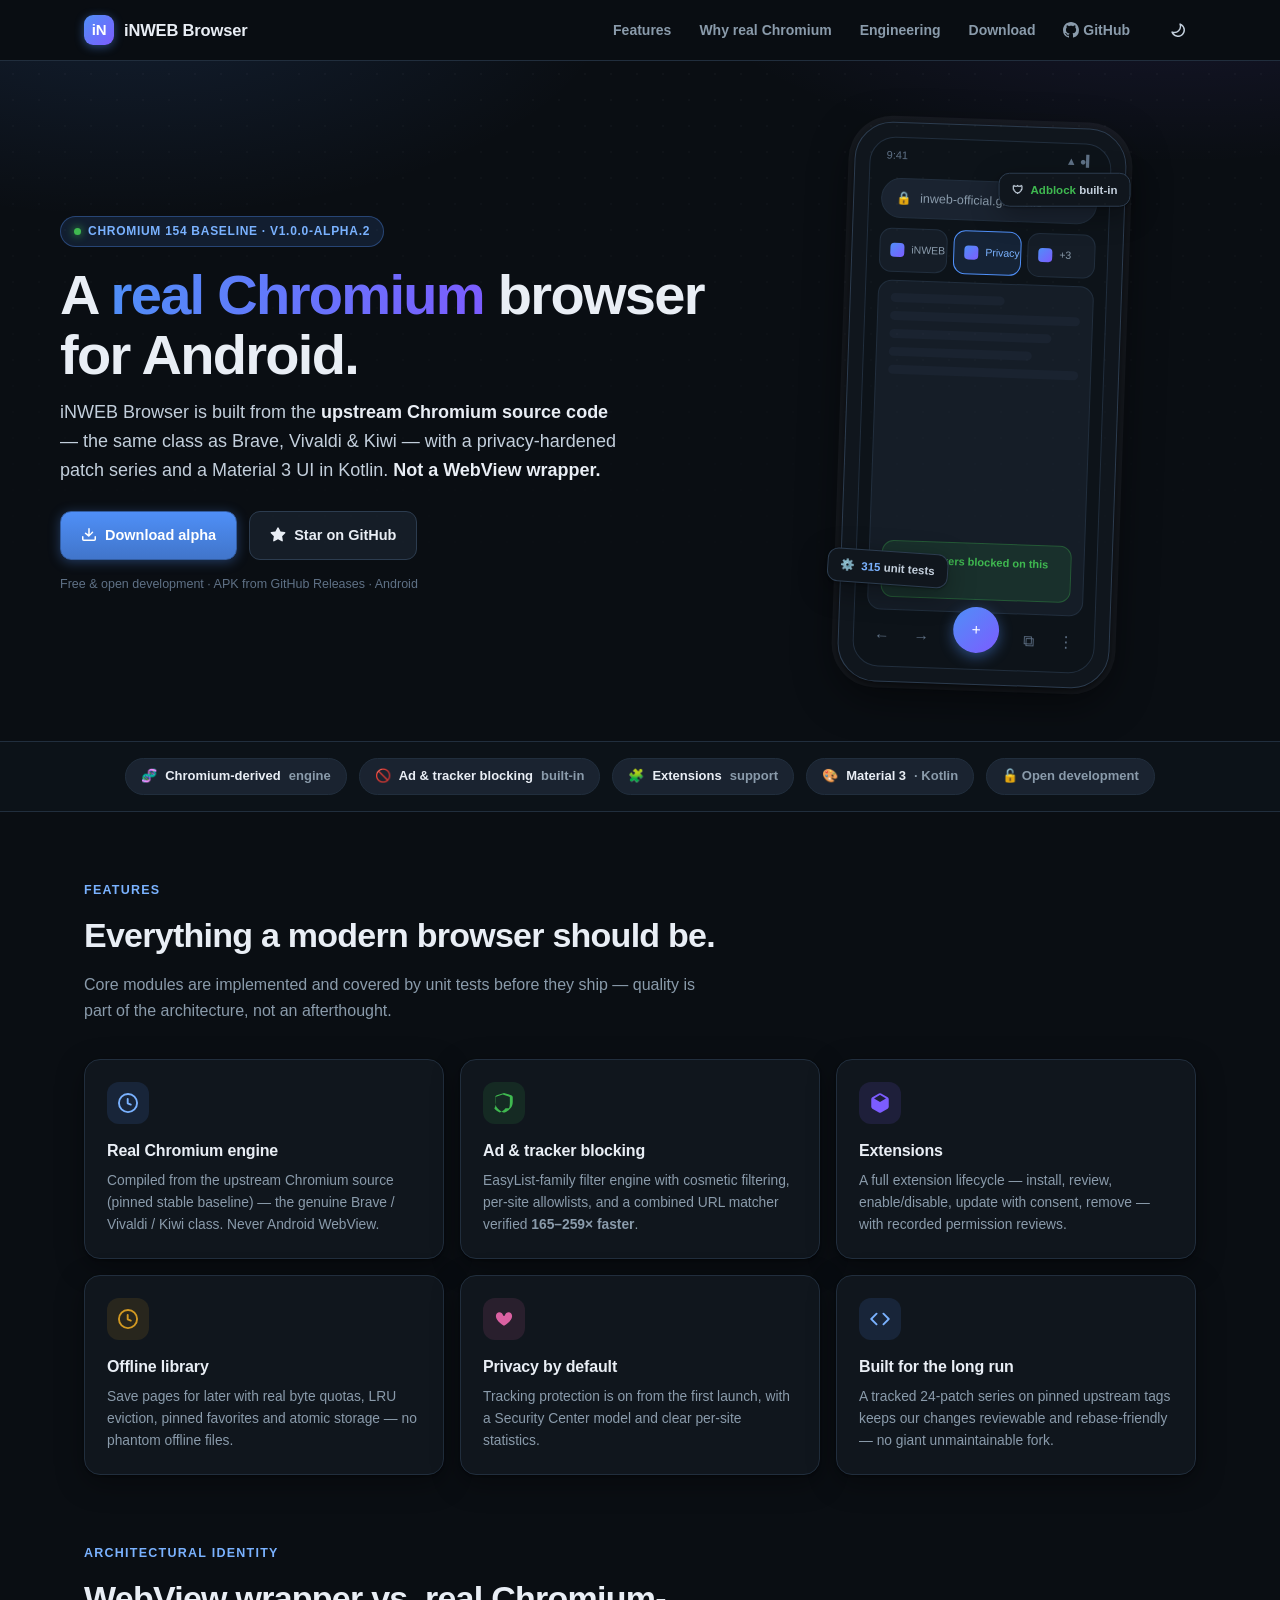
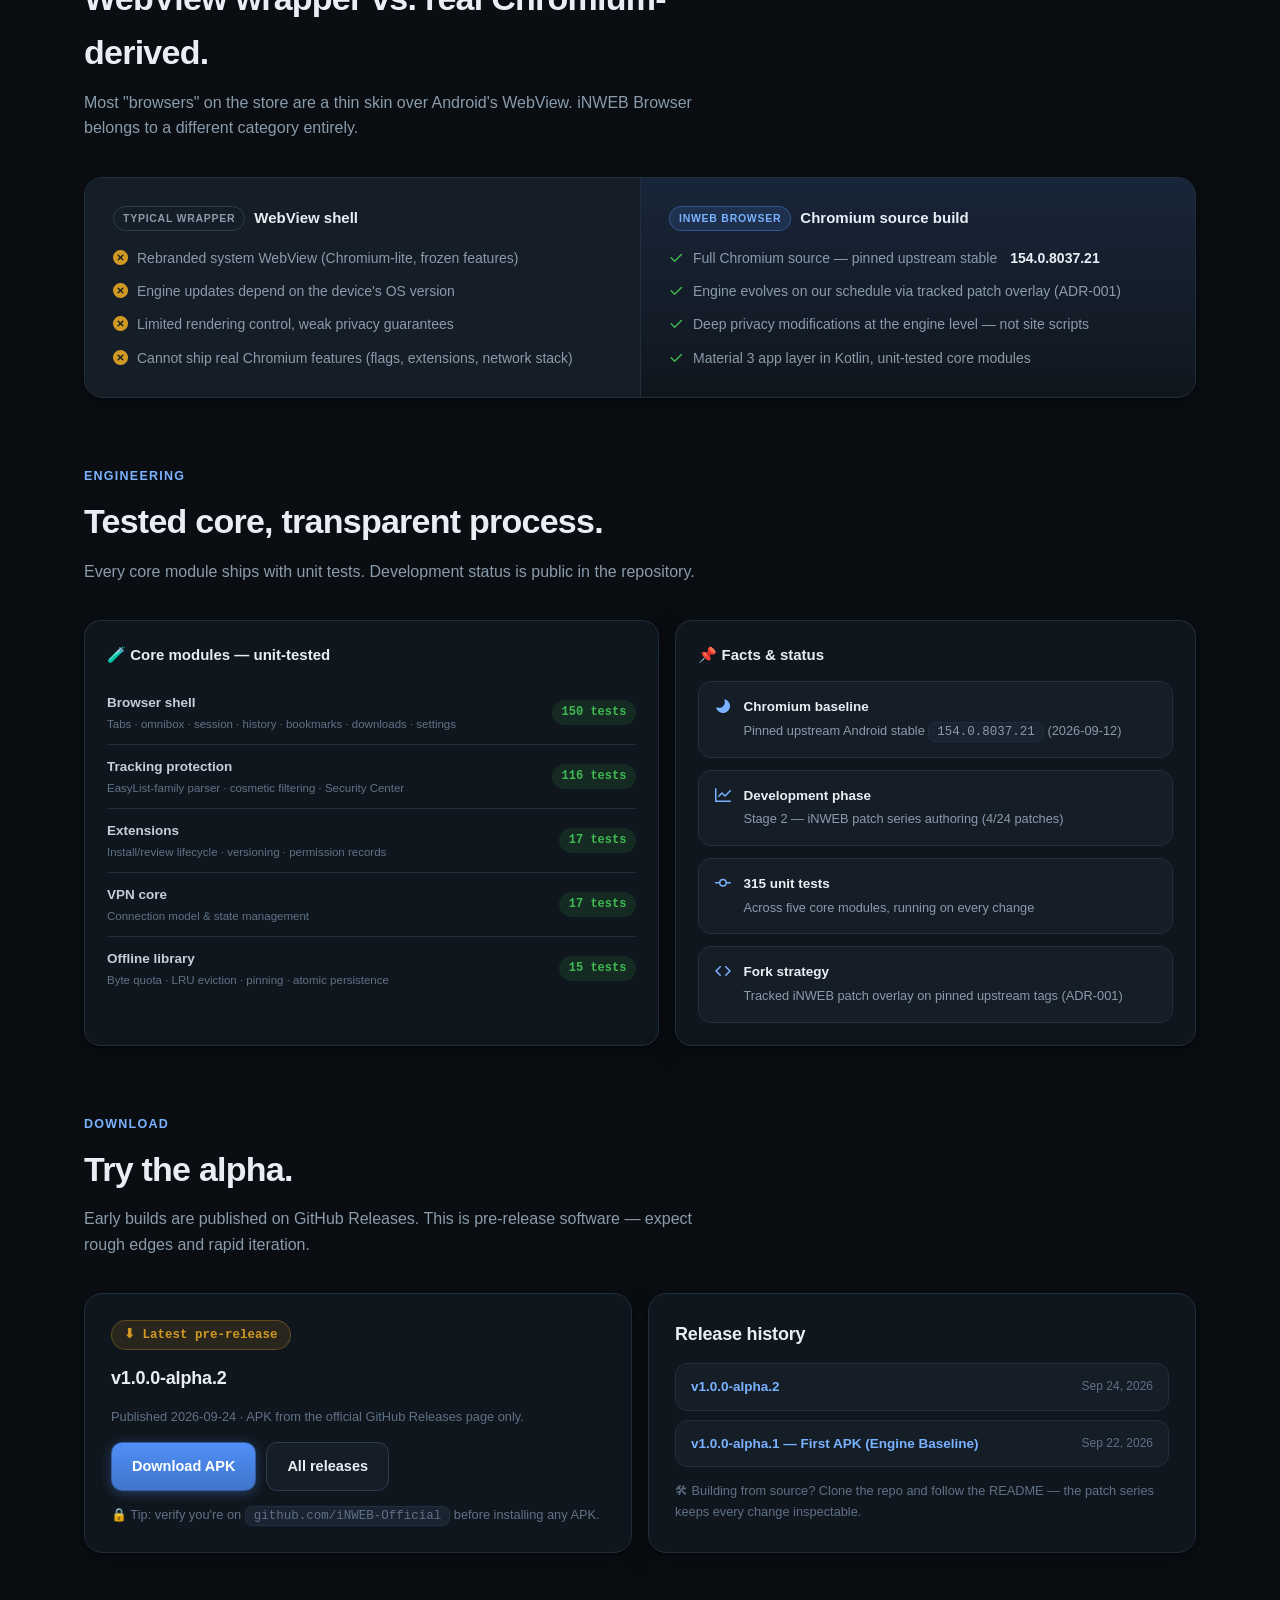
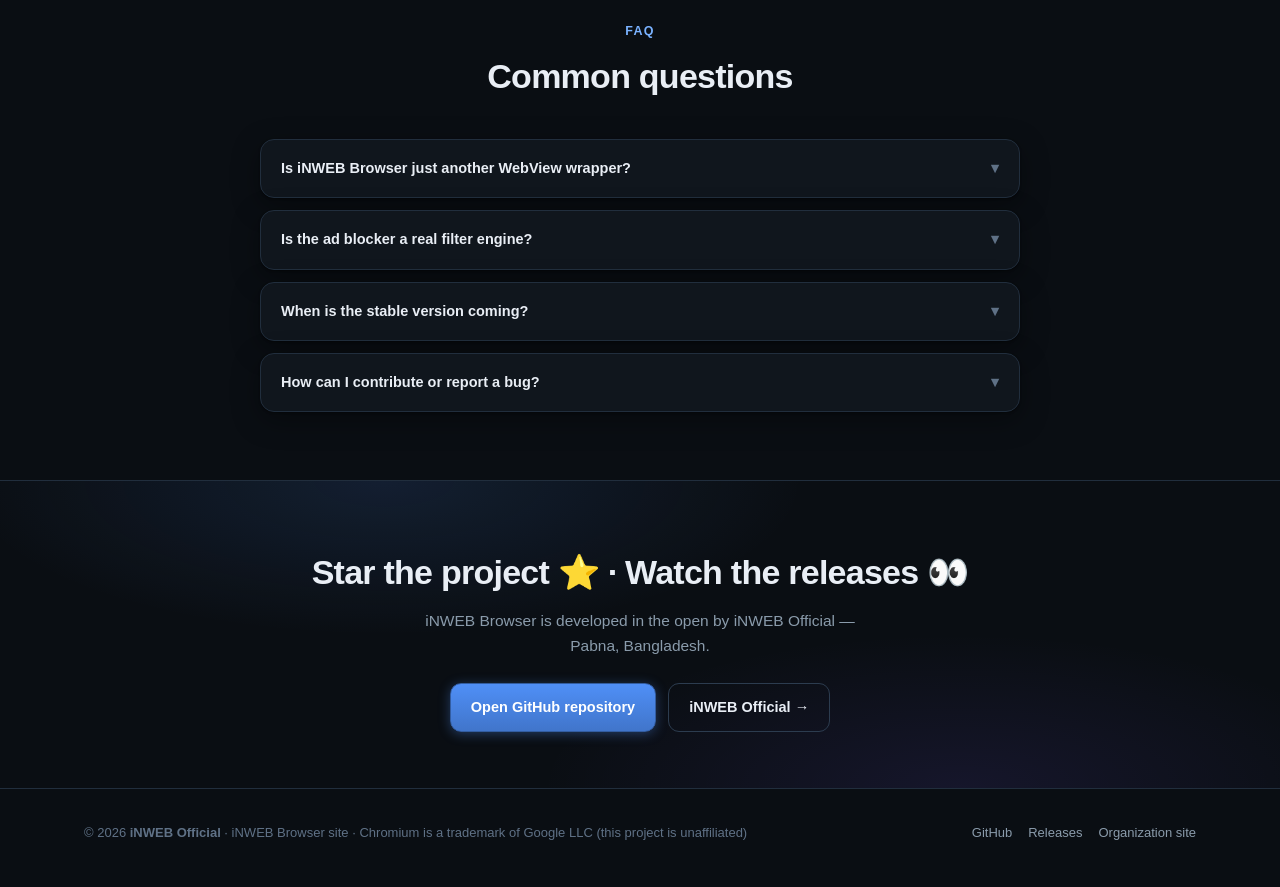
<file: index.html>
<!DOCTYPE html>
<html lang="en" data-theme="dark">
<head>
<meta charset="UTF-8">
<meta name="viewport" content="width=device-width, initial-scale=1.0">
<title>iNWEB Browser — A real Chromium-derived, privacy-first Android browser</title>
<meta name="description" content="iNWEB Browser is a real Chromium-derived, privacy-focused Android browser built from Chromium source — not a WebView wrapper. Built-in ad blocking, extensions, offline library & Material 3 UI.">
<style>
  :root{
    --font:ui-sans-serif,-apple-system,"Segoe UI",Roboto,"Helvetica Neue",Arial,"Noto Sans",sans-serif;
    --mono:ui-monospace,SFMono-Regular,Menlo,Consolas,monospace;
    --kotlin:#A97BFF;
  }
  html[data-theme="dark"]{
    --bg:#0a0e13; --card:#10161d; --card-2:#151d27; --card-hover:#182230;
    --border:#212e3d; --border-strong:#2c3c4f;
    --text:#e9eef5; --text-2:#c3cfdc; --muted:#8a9bab; --faint:#5f7186;
    --accent:#4f8ff7; --accent-soft:rgba(79,143,247,.13); --accent-text:#7ab2ff;
    --accent2:#7c5cff; --green:#3fb950; --green-soft:rgba(63,185,80,.12);
    --amber:#d29922; --amber-soft:rgba(210,153,34,.12);
    --pink:#db61a2; --pink-soft:rgba(219,97,162,.12);
    --shadow:0 1px 2px rgba(0,0,0,.35),0 8px 28px rgba(0,0,0,.35);
    --shadow-lift:0 2px 4px rgba(0,0,0,.4),0 14px 40px rgba(0,0,0,.5);
    --chip:#1a2330; --input:#0d1319; color-scheme:dark;
  }
  html[data-theme="light"]{
    --bg:#f4f7fa; --card:#fff; --card-2:#f7f9fb; --card-hover:#f0f4f8;
    --border:#dde5ec; --border-strong:#c8d4df;
    --text:#17222d; --text-2:#33445a; --muted:#5c7085; --faint:#8296a9;
    --accent:#2f6fe4; --accent-soft:rgba(47,111,228,.10); --accent-text:#2f6fe4;
    --accent2:#6c4cf0; --green:#1a7f37; --green-soft:rgba(26,127,55,.10);
    --amber:#9a6700; --amber-soft:rgba(154,103,0,.10);
    --pink:#bf3989; --pink-soft:rgba(191,57,137,.10);
    --shadow:0 1px 2px rgba(23,34,45,.06),0 8px 24px rgba(23,34,45,.08);
    --shadow-lift:0 2px 4px rgba(23,34,45,.08),0 14px 36px rgba(23,34,45,.14);
    --chip:#eef2f6; --input:#fff; color-scheme:light;
  }
  *{box-sizing:border-box;margin:0;padding:0}
  html{scroll-behavior:smooth}
  body{font-family:var(--font);background:var(--bg);color:var(--text);font-size:15.5px;line-height:1.6;-webkit-font-smoothing:antialiased}
  a{color:var(--accent-text);text-decoration:none}
  a:hover{text-decoration:underline}
  button{font-family:inherit;cursor:pointer}
  svg{flex:none;display:block}
  .icon{width:16px;height:16px;fill:currentColor}
  ::selection{background:rgba(79,143,247,.32)}
  .wrap{max-width:1160px;margin:0 auto;padding:0 24px}
  @media (prefers-reduced-motion:reduce){*,*::before,*::after{animation:none!important;transition:none!important}}

  /* NAV */
  .nav{position:sticky;top:0;z-index:50;background:color-mix(in srgb,var(--bg) 82%,transparent);backdrop-filter:blur(14px);-webkit-backdrop-filter:blur(14px);border-bottom:1px solid var(--border)}
  .nav-in{display:flex;align-items:center;gap:18px;height:60px}
  .brand{display:flex;align-items:center;gap:10px;font-weight:800;font-size:16.5px;letter-spacing:-.01em;color:var(--text)}
  .brand:hover{text-decoration:none}
  .brand-mark{width:30px;height:30px;border-radius:9px;background:linear-gradient(135deg,var(--accent),var(--accent2));display:grid;place-items:center;color:#fff;font-weight:900;font-size:15px;box-shadow:0 2px 10px color-mix(in srgb,var(--accent) 45%,transparent)}
  .nav-links{display:flex;gap:4px;margin-left:auto}
  .nav-links a{color:var(--muted);font-size:14px;font-weight:600;padding:8px 12px;border-radius:9px}
  .nav-links a:hover{color:var(--text);background:var(--chip);text-decoration:none}
  .icon-btn{display:grid;place-items:center;width:36px;height:36px;border-radius:10px;background:transparent;border:1px solid transparent;color:var(--text-2);transition:.15s}
  .icon-btn:hover{background:var(--chip);border-color:var(--border)}

  /* HERO */
  .hero{position:relative;overflow:hidden;border-bottom:1px solid var(--border)}
  .hero::before{content:"";position:absolute;inset:0;pointer-events:none;background:
    radial-gradient(700px 320px at 10% -10%,var(--accent-soft),transparent 70%),
    radial-gradient(760px 340px at 92% -20%,rgba(124,92,255,.14),transparent 70%)}
  .hero::after{content:"";position:absolute;inset:0;pointer-events:none;opacity:.5;
    background-image:radial-gradient(color-mix(in srgb,var(--text) 9%,transparent) 1px,transparent 1px);
    background-size:26px 26px;
    mask-image:linear-gradient(to bottom,rgba(0,0,0,.65),transparent 88%);
    -webkit-mask-image:linear-gradient(to bottom,rgba(0,0,0,.65),transparent 88%)}
  .hero-in{position:relative;display:grid;grid-template-columns:1.15fr .85fr;gap:40px;align-items:center;padding:64px 0 56px}
  .pill{display:inline-flex;align-items:center;gap:7px;font-size:12px;font-weight:700;letter-spacing:.06em;text-transform:uppercase;color:var(--accent-text);background:var(--accent-soft);border:1px solid color-mix(in srgb,var(--accent) 35%,transparent);padding:5px 13px;border-radius:999px}
  .pill .dot{width:7px;height:7px;border-radius:50%;background:var(--green);box-shadow:0 0 8px var(--green)}
  h1{font-size:clamp(36px,5.4vw,56px);font-weight:850;letter-spacing:-.03em;line-height:1.06;margin:18px 0 14px}
  h1 .grad{background:linear-gradient(100deg,var(--accent),var(--accent2));-webkit-background-clip:text;background-clip:text;color:transparent}
  .tagline{font-size:18px;color:var(--text-2);max-width:560px}
  .tagline b{color:var(--text)}
  .hero-cta{display:flex;gap:12px;margin-top:26px;flex-wrap:wrap}
  .btn{display:inline-flex;align-items:center;gap:8px;border-radius:11px;font-size:14.5px;font-weight:700;padding:12px 20px;border:1px solid var(--border-strong);background:var(--card-2);color:var(--text);transition:.15s;white-space:nowrap}
  .btn:hover{background:var(--card-hover);border-color:var(--faint);text-decoration:none;transform:translateY(-1px)}
  .btn .icon{width:16px;height:16px}
  .btn-primary{background:linear-gradient(180deg,var(--accent),color-mix(in srgb,var(--accent) 82%,#000));border-color:color-mix(in srgb,var(--accent) 65%,#000);color:#fff;box-shadow:0 2px 12px color-mix(in srgb,var(--accent) 35%,transparent)}
  .btn-primary:hover{background:linear-gradient(180deg,color-mix(in srgb,var(--accent) 90%,#fff),var(--accent))}
  .btn-ghost{background:transparent}
  .hero-note{margin-top:14px;font-size:12.5px;color:var(--faint)}

  /* PHONE MOCKUP */
  .phone-area{display:grid;place-items:center}
  .phone{width:272px;height:560px;border-radius:38px;background:var(--card);border:1px solid var(--border-strong);box-shadow:var(--shadow-lift),0 0 0 6px color-mix(in srgb,var(--text) 6%,transparent);padding:14px;position:relative;transform:rotate(2deg);transition:transform .4s}
  .phone:hover{transform:rotate(0) translateY(-4px)}
  .phone-screen{height:100%;border-radius:26px;background:var(--input);border:1px solid var(--border);overflow:hidden;display:flex;flex-direction:column}
  .p-status{display:flex;justify-content:space-between;padding:9px 16px;font-size:11px;color:var(--faint)}
  .p-omni{margin:4px 12px 10px;display:flex;align-items:center;gap:8px;background:var(--chip);border:1px solid var(--border);border-radius:999px;padding:9px 14px;font-size:12.5px;color:var(--muted)}
  .p-omni .lock{color:var(--green)}
  .p-tabbar{display:flex;gap:6px;padding:0 12px 8px}
  .p-tab{flex:1;height:44px;border-radius:12px;background:var(--card-2);border:1px solid var(--border);display:flex;align-items:center;gap:7px;padding:0 10px;font-size:10.5px;color:var(--muted);overflow:hidden;white-space:nowrap}
  .p-tab.active{border-color:var(--accent);color:var(--accent-text);background:var(--accent-soft)}
  .p-tab i{width:14px;height:14px;border-radius:4px;background:linear-gradient(135deg,var(--accent),var(--accent2));flex:none}
  .p-content{flex:1;margin:0 12px;border-radius:14px;background:var(--card-2);border:1px solid var(--border);padding:12px;display:flex;flex-direction:column;gap:9px}
  .p-line{height:9px;border-radius:5px;background:var(--chip)}
  .p-line.w60{width:60%}.p-line.w85{width:85%}.p-line.w75{width:75%}
  .p-shield{margin-top:auto;display:flex;align-items:center;gap:9px;background:var(--green-soft);border:1px solid color-mix(in srgb,var(--green) 30%,transparent);border-radius:12px;padding:10px;color:var(--green);font-size:11px;font-weight:700}
  .p-nav{display:flex;justify-content:space-around;align-items:center;padding:12px 8px 16px;color:var(--faint)}
  .p-nav .fab{width:46px;height:46px;border-radius:50%;background:linear-gradient(135deg,var(--accent),var(--accent2));display:grid;place-items:center;color:#fff;box-shadow:0 4px 14px color-mix(in srgb,var(--accent) 45%,transparent);margin-top:-18px}
  .float-badge{position:absolute;font-size:11.5px;font-weight:700;padding:7px 12px;border-radius:11px;background:var(--card);border:1px solid var(--border-strong);box-shadow:var(--shadow);color:var(--text-2);display:flex;gap:7px;align-items:center}
  .fb1{top:44px;right:-6px;transform:rotate(-2deg)}
  .fb2{bottom:96px;left:-14px;transform:rotate(2deg)}
  .fb1 b{color:var(--green)}.fb2 b{color:var(--accent-text)}

  /* TRUST BAR */
  .trust{border-bottom:1px solid var(--border);background:color-mix(in srgb,var(--card) 55%,transparent)}
  .trust-in{display:flex;gap:12px;flex-wrap:wrap;justify-content:center;padding:16px 0}
  .t-chip{display:inline-flex;align-items:center;gap:8px;font-size:13px;font-weight:600;color:var(--muted);background:var(--chip);border:1px solid var(--border);border-radius:999px;padding:7px 15px}
  .t-chip b{color:var(--text)}

  /* SECTIONS */
  section{padding:68px 0}
  .sec-head{max-width:640px;margin-bottom:36px}
  .kicker{font-size:12.5px;font-weight:800;letter-spacing:.1em;text-transform:uppercase;color:var(--accent-text)}
  h2{font-size:clamp(26px,3.4vw,34px);font-weight:820;letter-spacing:-.022em;margin:8px 0 10px}
  .sec-head p{color:var(--muted);font-size:16px}

  /* FEATURES */
  .feat-grid{display:grid;grid-template-columns:repeat(3,1fr);gap:16px}
  .feat{background:var(--card);border:1px solid var(--border);border-radius:16px;box-shadow:var(--shadow);padding:22px;transition:.18s}
  .feat:hover{transform:translateY(-3px);border-color:var(--border-strong);box-shadow:var(--shadow-lift)}
  .feat .f-icon{width:42px;height:42px;border-radius:12px;display:grid;place-items:center;margin-bottom:14px}
  .f-icon .icon{width:20px;height:20px}
  .fi-blue{background:var(--accent-soft);color:var(--accent-text)}
  .fi-purple{background:rgba(124,92,255,.13);color:var(--accent2)}
  .fi-green{background:var(--green-soft);color:var(--green)}
  .fi-amber{background:var(--amber-soft);color:var(--amber)}
  .fi-pink{background:var(--pink-soft);color:var(--pink)}
  .feat h3{font-size:16px;font-weight:750;margin-bottom:6px;letter-spacing:-.01em}
  .feat p{color:var(--muted);font-size:13.8px}

  /* COMPARE */
  .compare{background:var(--card);border:1px solid var(--border);border-radius:18px;box-shadow:var(--shadow);overflow:hidden}
  .cmp-grid{display:grid;grid-template-columns:1fr 1fr}
  .cmp-col{padding:28px}
  .cmp-col+.cmp-col{border-left:1px solid var(--border)}
  .cmp-col h3{font-size:15px;font-weight:750;display:flex;align-items:center;gap:9px;margin-bottom:16px}
  .cmp-col ul{list-style:none;display:flex;flex-direction:column;gap:11px;font-size:14px;color:var(--muted)}
  .cmp-col li{display:flex;gap:9px;align-items:flex-start}
  .cmp-col li .icon{width:15px;height:15px;margin-top:3px}
  .cmp-no .icon{color:var(--amber)}
  .cmp-yes .icon{color:var(--green)}
  .cmp-col.wrap-col{background:var(--card-2)}
  .cmp-col.inweb-col{background:linear-gradient(180deg,var(--accent-soft),transparent)}
  .cmp-tag{font-size:10.5px;font-weight:800;letter-spacing:.07em;text-transform:uppercase;padding:3px 9px;border-radius:999px;border:1px solid var(--border-strong);color:var(--muted)}
  .inweb-col .cmp-tag{color:var(--accent-text);border-color:color-mix(in srgb,var(--accent) 40%,transparent);background:var(--accent-soft)}

  /* ENGINEERING */
  .eng-grid{display:grid;grid-template-columns:1.05fr .95fr;gap:16px;align-items:stretch}
  .eng-card{background:var(--card);border:1px solid var(--border);border-radius:16px;box-shadow:var(--shadow);padding:22px}
  .eng-card h3{font-size:15px;font-weight:750;margin-bottom:14px;display:flex;gap:9px;align-items:center}
  .mod{display:flex;justify-content:space-between;gap-10px;align-items:center;padding:11px 0;border-bottom:1px solid var(--border);font-size:13.5px}
  .mod:last-child{border-bottom:none}
  .mod .m-name{color:var(--text-2);font-weight:600}
  .mod .m-name small{display:block;color:var(--faint);font-weight:500;font-size:11.5px;margin-top:1px}
  .mod .m-tests{font-family:var(--mono);font-size:12px;font-weight:700;color:var(--green);background:var(--green-soft);padding:3px 10px;border-radius:999px;white-space:nowrap}
  .facts{display:flex;flex-direction:column;gap:12px}
  .fact{display:flex;gap:12px;align-items:flex-start;background:var(--card-2);border:1px solid var(--border);border-radius:13px;padding:14px 16px}
  .fact .icon{color:var(--accent-text);margin-top:2px}
  .fact b{display:block;font-size:13.5px}
  .fact span{font-size:12.8px;color:var(--muted)}
  .fact code{font-family:var(--mono);font-size:12px;background:var(--chip);border:1px solid var(--border);border-radius:6px;padding:1px 7px}

  /* DOWNLOAD */
  .dl-wrap{display:grid;grid-template-columns:1fr 1fr;gap:16px}
  .dl-card{background:var(--card);border:1px solid var(--border);border-radius:18px;box-shadow:var(--shadow);padding:26px;display:flex;flex-direction:column;gap:14px}
  .dl-card h3{font-size:18px;font-weight:800;letter-spacing:-.01em}
  .ver{display:inline-flex;align-items:center;gap:8px;font-family:var(--mono);font-size:12.5px;font-weight:700;color:var(--amber);background:var(--amber-soft);border:1px solid color-mix(in srgb,var(--amber) 32%,transparent);padding:4px 12px;border-radius:999px;width:fit-content}
  .rel-list{list-style:none;display:flex;flex-direction:column;gap:9px}
  .rel-list a{display:flex;justify-content:space-between;gap-10px;align-items:center;background:var(--card-2);border:1px solid var(--border);border-radius:12px;padding:12px 15px;font-size:13.5px;font-weight:600;transition:.15s}
  .rel-list a:hover{border-color:var(--faint);text-decoration:none;background:var(--card-hover)}
  .rel-list .date{font-size:12px;color:var(--faint);font-weight:500}
  .dl-note{font-size:12.8px;color:var(--faint)}
  code.inline{font-family:var(--mono);font-size:12.5px;background:var(--chip);border:1px solid var(--border);border-radius:7px;padding:2px 8px}

  /* FAQ */
  .faq{max-width:760px;margin:0 auto;display:flex;flex-direction:column;gap:12px}
  details{background:var(--card);border:1px solid var(--border);border-radius:14px;box-shadow:var(--shadow);overflow:hidden}
  summary{cursor:pointer;list-style:none;display:flex;justify-content:space-between;align-items:center;gap:12px;padding:17px 20px;font-weight:700;font-size:14.5px}
  summary::-webkit-details-marker{display:none}
  summary .chev{transition:.2s;color:var(--faint)}
  details[open] .chev{transform:rotate(180deg)}
  details .a{padding:0 20px 18px;color:var(--muted);font-size:14px}

  /* CTA BAND */
  .band{border-top:1px solid var(--border);border-bottom:1px solid var(--border);background:
    radial-gradient(600px 220px at 30% 0%,var(--accent-soft),transparent 70%),
    radial-gradient(600px 220px at 75% 100%,rgba(124,92,255,.10),transparent 70%)}
  .band-in{text-align:center;padding:56px 24px}
  .band h2{margin-bottom:10px}
  .band p{color:var(--muted);max-width:480px;margin:0 auto 24px}

  /* FOOTER */
  footer{padding:34px 0 44px;color:var(--faint);font-size:13px}
  .foot-in{display:flex;gap:18px;flex-wrap:wrap;justify-content:space-between;align-items:center}
  .foot-links{display:flex;gap:16px;flex-wrap:wrap}
  .foot-links a{color:var(--muted)}

  @media (max-width:920px){
    .hero-in{grid-template-columns:1fr;padding:44px 0 46px}
    .phone-area{order:-1}
    .phone{transform:none;width:250px;height:520px}
    .feat-grid{grid-template-columns:1fr 1fr}
    .cmp-grid{grid-template-columns:1fr}
    .cmp-col+.cmp-col{border-left:none;border-top:1px solid var(--border)}
    .eng-grid,.dl-wrap{grid-template-columns:1fr}
    .nav-links a:not(.keep){display:none}
  }
  @media (max-width:560px){
    .feat-grid{grid-template-columns:1fr}
    .wrap{padding:0 18px}
    section{padding:52px 0}
  }
</style>
</head>
<body>

<!-- ===================== NAV ===================== -->
<header class="nav">
  <div class="wrap nav-in">
    <a class="brand" href="#">
      <span class="brand-mark">iN</span>
      iNWEB Browser
    </a>
    <nav class="nav-links" aria-label="Sections">
      <a href="#features">Features</a>
      <a href="#engine">Why real Chromium</a>
      <a href="#engineering">Engineering</a>
      <a href="#download">Download</a>
      <a href="https://github.com/iNWEB-Official/iNWEB-Browser" class="keep">
        <svg class="icon" style="display:inline-block;vertical-align:-3px" viewBox="0 0 16 16"><path d="M8 0c4.42 0 8 3.58 8 8a8.013 8.013 0 0 1-5.45 7.59c-.4.08-.55-.17-.55-.38 0-.27.01-1.13.01-2.2 0-.75-.25-1.23-.54-1.48 1.78-.2 3.65-.88 3.65-3.95 0-.88-.31-1.59-.82-2.15.08-.2.36-1.02-.08-2.12 0 0-.67-.22-2.2.82-.64-.18-1.32-.27-2-.27-.68 0-1.36.09-2 .27-1.53-1.03-2.2-.82-2.2-.82-.44 1.1-.16 1.92-.08 2.12-.51.56-.82 1.28-.82 2.15 0 3.06 1.86 3.75 3.64 3.95-.23.2-.44.55-.51 1.07-.46.21-1.61.55-2.33-.66-.15-.24-.6-.83-1.23-.82-.67.01-.27.38.01.53.34.19.73.9.82 1.13.16.45.68 1.31 2.69.94 0 .67.01 1.3.01 1.49 0 .21-.15.45-.55.38A7.995 7.995 0 0 1 0 8c0-4.42 3.58-8 8-8Z"/></svg>
        GitHub
      </a>
    </nav>
    <button class="icon-btn" id="themeToggle" aria-label="Toggle theme">
      <svg class="icon" id="themeIcon" viewBox="0 0 16 16"><path d="M9.598 1.591a.749.749 0 0 1 .785-.175 7.001 7.001 0 1 1-8.967 8.967.75.75 0 0 1 .961-.96 5.5 5.5 0 0 0 7.046-7.046.75.75 0 0 1 .175-.786Zm1.616 1.945a7 7 0 0 1-7.678 7.678 5.499 5.499 0 1 0 7.678-7.678Z"/></svg>
    </button>
  </div>
</header>

<!-- ===================== HERO ===================== -->
<section class="hero" style="padding:0">
  <div class="wrap hero-in">
    <div>
      <span class="pill"><span class="dot"></span>Chromium 154 baseline · v1.0.0-alpha.2</span>
      <h1>A <span class="grad">real Chromium</span> browser for Android.</h1>
      <p class="tagline">iNWEB Browser is built from the <b>upstream Chromium source code</b> — the same class as Brave, Vivaldi &amp; Kiwi — with a privacy-hardened patch series and a Material&nbsp;3 UI in Kotlin. <b>Not a WebView wrapper.</b></p>
      <div class="hero-cta">
        <a class="btn btn-primary" href="#download">
          <svg class="icon" viewBox="0 0 16 16"><path d="M2.75 14A1.75 1.75 0 0 1 1 12.25v-2.5a.75.75 0 0 1 1.5 0v2.5c0 .138.112.25.25.25h10.5a.25.25 0 0 0 .25-.25v-2.5a.75.75 0 0 1 1.5 0v2.5A1.75 1.75 0 0 1 13.25 14Zm4.47-4.53a.75.75 0 0 0 1.06 0l3.75-3.75a.749.749 0 1 0-1.06-1.06L8.75 7.19V1.75a.75.75 0 0 0-1.5 0v5.44L5.03 5.66a.749.749 0 1 0-1.06 1.06Z"/></svg>
          Download alpha
        </a>
        <a class="btn" href="https://github.com/iNWEB-Official/iNWEB-Browser">
          <svg class="icon" viewBox="0 0 16 16"><path d="M8 .25a.75.75 0 0 1 .673.418l1.882 3.815 4.21.612a.75.75 0 0 1 .416 1.279l-3.046 2.97.719 4.192a.751.751 0 0 1-1.088.791L8 12.347l-3.766 1.98a.75.75 0 0 1-1.088-.79l.72-4.194L.818 6.374a.75.75 0 0 1 .416-1.28l4.21-.611L7.327.668A.75.75 0 0 1 8 .25Z"/></svg>
          Star on GitHub
        </a>
      </div>
      <p class="hero-note">Free &amp; open development · APK from GitHub Releases · Android</p>
    </div>
    <div class="phone-area">
      <div class="phone">
        <div class="phone-screen">
          <div class="p-status"><span>9:41</span><span>▲ ●▍</span></div>
          <div class="p-omni"><span class="lock">🔒</span> inweb-official.github.io</div>
          <div class="p-tabbar">
            <div class="p-tab"><i></i> iNWEB Browser</div>
            <div class="p-tab active"><i></i> Privacy first</div>
            <div class="p-tab"><i></i> +3</div>
          </div>
          <div class="p-content">
            <div class="p-line w60"></div>
            <div class="p-line"></div>
            <div class="p-line w85"></div>
            <div class="p-line w75"></div>
            <div class="p-line"></div>
            <div class="p-shield">🛡 14 trackers blocked on this page</div>
          </div>
          <div class="p-nav">
            <span>←</span><span>→</span>
            <span class="fab">+</span>
            <span>⧉</span><span>⋮</span>
          </div>
        </div>
        <div class="float-badge fb1">🛡 <span><b>Adblock</b> built-in</span></div>
        <div class="float-badge fb2">⚙️ <span><b>315</b> unit tests</span></div>
      </div>
    </div>
  </div>
</section>

<!-- ===================== TRUST ===================== -->
<div class="trust">
  <div class="wrap trust-in">
    <span class="t-chip">🧬 <b>Chromium-derived</b> engine</span>
    <span class="t-chip">🚫 <b>Ad &amp; tracker blocking</b> built-in</span>
    <span class="t-chip">🧩 <b>Extensions</b> support</span>
    <span class="t-chip">🎨 <b>Material 3</b> · Kotlin</span>
    <span class="t-chip">🔓 Open development</span>
  </div>
</div>

<!-- ===================== FEATURES ===================== -->
<section id="features">
  <div class="wrap">
    <div class="sec-head">
      <div class="kicker">Features</div>
      <h2>Everything a modern browser should be.</h2>
      <p>Core modules are implemented and covered by unit tests before they ship — quality is part of the architecture, not an afterthought.</p>
    </div>
    <div class="feat-grid">
      <div class="feat">
        <div class="f-icon fi-blue"><svg class="icon" viewBox="0 0 16 16"><path d="M8 0a8 8 0 1 1 0 16A8 8 0 0 1 8 0ZM1.5 8a6.5 6.5 0 1 0 13 0 6.5 6.5 0 0 0-13 0Zm7-3.25v2.992l2.028.812a.75.75 0 0 1-.557 1.392l-2.5-1A.751.751 0 0 1 7 8.25v-3.5a.75.75 0 0 1 1.5 0Z"/></svg></div>
        <h3>Real Chromium engine</h3>
        <p>Compiled from the upstream Chromium source (pinned stable baseline) — the genuine Brave / Vivaldi / Kiwi class. Never Android WebView.</p>
      </div>
      <div class="feat">
        <div class="f-icon fi-green"><svg class="icon" viewBox="0 0 16 16"><path d="M8.533.133a1.75 1.75 0 0 0-1.066 0l-5.25 1.68A1.75 1.75 0 0 0 1 3.48V7c0 1.566.32 3.182 1.303 4.682.983 1.498 2.585 2.813 5.032 3.855a1.697 1.697 0 0 0 1.33 0c2.447-1.042 4.049-2.357 5.032-3.855C14.68 10.182 15 8.566 15 7V3.48a1.75 1.75 0 0 0-1.217-1.667Zm.61 12.083c-.867 1.32-2.254 2.5-4.39 3.443a.2.2 0 0 1-.155 0c-2.136-.943-3.523-2.122-4.39-3.443C1.408 10.94 1.25 9.62 1.25 7V3.48c0-.252.16-.466.394-.545l5.25-1.68a.25.25 0 0 1 .154 0l5.25 1.68c.234.079.394.293.394.545V7c0 2.62-.158 3.94-.699 5.216Z"/></svg></div>
        <h3>Ad &amp; tracker blocking</h3>
        <p>EasyList-family filter engine with cosmetic filtering, per-site allowlists, and a combined URL matcher verified <b>165–259× faster</b>.</p>
      </div>
      <div class="feat">
        <div class="f-icon fi-purple"><svg class="icon" viewBox="0 0 16 16"><path d="m8.878.392 5.25 3.045c.54.314.872.89.872 1.514v6.098a1.75 1.75 0 0 1-.872 1.514l-5.25 3.045a1.75 1.75 0 0 1-1.756 0l-5.25-3.045A1.75 1.75 0 0 1 1 11.049V4.951c0-.624.332-1.201.872-1.514L7.122.392a1.75 1.75 0 0 1 1.756 0ZM7.875 1.69l-4.63 2.685L8 7.133l4.755-2.758-4.63-2.685a.248.248 0 0 0-.25 0Z"/></svg></div>
        <h3>Extensions</h3>
        <p>A full extension lifecycle — install, review, enable/disable, update with consent, remove — with recorded permission reviews.</p>
      </div>
      <div class="feat">
        <div class="f-icon fi-amber"><svg class="icon" viewBox="0 0 16 16"><path d="M8 0a8 8 0 1 1 0 16A8 8 0 0 1 8 0ZM1.5 8a6.5 6.5 0 1 0 13 0 6.5 6.5 0 0 0-13 0Zm7-3.25v2.992l2.028.812a.75.75 0 0 1-.557 1.392l-2.5-1A.751.751 0 0 1 7 8.25v-3.5a.75.75 0 0 1 1.5 0Z"/></svg></div>
        <h3>Offline library</h3>
        <p>Save pages for later with real byte quotas, LRU eviction, pinned favorites and atomic storage — no phantom offline files.</p>
      </div>
      <div class="feat">
        <div class="f-icon fi-pink"><svg class="icon" viewBox="0 0 16 16"><path d="M4.25 2.5c-1.336 0-2.75 1.164-2.75 3 0 2.15 1.58 4.144 3.365 5.682A20.565 20.565 0 0 0 8 13.393a20.561 20.561 0 0 0 3.135-2.211C12.92 9.644 14.5 7.65 14.5 5.5c0-1.836-1.414-3-2.75-3-1.373 0-2.609.986-3.029 2.456a.749.749 0 0 1-1.442 0C6.859 3.486 5.623 2.5 4.25 2.5Z"/></svg></div>
        <h3>Privacy by default</h3>
        <p>Tracking protection is on from the first launch, with a Security Center model and clear per-site statistics.</p>
      </div>
      <div class="feat">
        <div class="f-icon fi-blue"><svg class="icon" viewBox="0 0 16 16"><path d="M4.72 3.22a.75.75 0 0 1 1.06 1.06L2.06 8l3.72 3.72a.749.749 0 0 1-.018 1.042.749.749 0 0 1-1.042.018l-4.25-4.25a.75.75 0 0 1 0-1.06l4.25-4.25Zm6.56 0a.75.75 0 1 0-1.06 1.06L13.94 8l-3.72 3.72a.749.749 0 0 0 .018 1.042.749.749 0 0 0 1.042.018l4.25-4.25a.75.75 0 0 0 0-1.06l-4.25-4.25Z"/></svg></div>
        <h3>Built for the long run</h3>
        <p>A tracked 24-patch series on pinned upstream tags keeps our changes reviewable and rebase-friendly — no giant unmaintainable fork.</p>
      </div>
    </div>
  </div>
</section>

<!-- ===================== ENGINE / COMPARE ===================== -->
<section id="engine" style="padding-top:0">
  <div class="wrap">
    <div class="sec-head">
      <div class="kicker">Architectural identity</div>
      <h2>WebView wrapper vs. real Chromium-derived.</h2>
      <p>Most "browsers" on the store are a thin skin over Android's WebView. iNWEB Browser belongs to a different category entirely.</p>
    </div>
    <div class="compare">
      <div class="cmp-grid">
        <div class="cmp-col wrap-col cmp-no">
          <h3><span class="cmp-tag">Typical wrapper</span> WebView shell</h3>
          <ul>
            <li><svg class="icon" viewBox="0 0 16 16"><path d="M2.343 13.657A8 8 0 0 1 13.658 2.343 8 8 0 0 1 2.343 13.657ZM6.03 4.97a.751.751 0 0 0-1.042.018.751.751 0 0 0-.018 1.042L6.94 8 4.97 9.97a.749.749 0 0 0 .018 1.042.749.749 0 0 0 1.042.018L8 9.06l1.97 1.97a.749.749 0 0 0 1.042-.018.749.749 0 0 0 .018-1.042L9.06 8l1.97-1.97a.749.749 0 0 0-.018-1.042.749.749 0 0 0-1.042-.018L8 6.94Z"/></svg>Rebranded system WebView (Chromium-lite, frozen features)</li>
            <li><svg class="icon" viewBox="0 0 16 16"><path d="M2.343 13.657A8 8 0 0 1 13.658 2.343 8 8 0 0 1 2.343 13.657ZM6.03 4.97a.751.751 0 0 0-1.042.018.751.751 0 0 0-.018 1.042L6.94 8 4.97 9.97a.749.749 0 0 0 .018 1.042.749.749 0 0 0 1.042.018L8 9.06l1.97 1.97a.749.749 0 0 0 1.042-.018.749.749 0 0 0 .018-1.042L9.06 8l1.97-1.97a.749.749 0 0 0-.018-1.042.749.749 0 0 0-1.042-.018L8 6.94Z"/></svg>Engine updates depend on the device's OS version</li>
            <li><svg class="icon" viewBox="0 0 16 16"><path d="M2.343 13.657A8 8 0 0 1 13.658 2.343 8 8 0 0 1 2.343 13.657ZM6.03 4.97a.751.751 0 0 0-1.042.018.751.751 0 0 0-.018 1.042L6.94 8 4.97 9.97a.749.749 0 0 0 .018 1.042.749.749 0 0 0 1.042.018L8 9.06l1.97 1.97a.749.749 0 0 0 1.042-.018.749.749 0 0 0 .018-1.042L9.06 8l1.97-1.97a.749.749 0 0 0-.018-1.042.749.749 0 0 0-1.042-.018L8 6.94Z"/></svg>Limited rendering control, weak privacy guarantees</li>
            <li><svg class="icon" viewBox="0 0 16 16"><path d="M2.343 13.657A8 8 0 0 1 13.658 2.343 8 8 0 0 1 2.343 13.657ZM6.03 4.97a.751.751 0 0 0-1.042.018.751.751 0 0 0-.018 1.042L6.94 8 4.97 9.97a.749.749 0 0 0 .018 1.042.749.749 0 0 0 1.042.018L8 9.06l1.97 1.97a.749.749 0 0 0 1.042-.018.749.749 0 0 0 .018-1.042L9.06 8l1.97-1.97a.749.749 0 0 0-.018-1.042.749.749 0 0 0-1.042-.018L8 6.94Z"/></svg>Cannot ship real Chromium features (flags, extensions, network stack)</li>
          </ul>
        </div>
        <div class="cmp-col inweb-col cmp-yes">
          <h3><span class="cmp-tag">iNWEB Browser</span> Chromium source build</h3>
          <ul>
            <li><svg class="icon" viewBox="0 0 16 16"><path d="M13.78 4.22a.75.75 0 0 1 0 1.06l-7.25 7.25a.75.75 0 0 1-1.06 0L1.72 8.78a.751.751 0 0 1 .018-1.042.751.751 0 0 1 1.042-.018L6 10.94l6.72-6.72a.75.75 0 0 1 1.06 0Z"/></svg>Full Chromium source — pinned upstream stable <b style="color:var(--text)">&nbsp;154.0.8037.21</b></li>
            <li><svg class="icon" viewBox="0 0 16 16"><path d="M13.78 4.22a.75.75 0 0 1 0 1.06l-7.25 7.25a.75.75 0 0 1-1.06 0L1.72 8.78a.751.751 0 0 1 .018-1.042.751.751 0 0 1 1.042-.018L6 10.94l6.72-6.72a.75.75 0 0 1 1.06 0Z"/></svg>Engine evolves on our schedule via tracked patch overlay (ADR-001)</li>
            <li><svg class="icon" viewBox="0 0 16 16"><path d="M13.78 4.22a.75.75 0 0 1 0 1.06l-7.25 7.25a.75.75 0 0 1-1.06 0L1.72 8.78a.751.751 0 0 1 .018-1.042.751.751 0 0 1 1.042-.018L6 10.94l6.72-6.72a.75.75 0 0 1 1.06 0Z"/></svg>Deep privacy modifications at the engine level — not site scripts</li>
            <li><svg class="icon" viewBox="0 0 16 16"><path d="M13.78 4.22a.75.75 0 0 1 0 1.06l-7.25 7.25a.75.75 0 0 1-1.06 0L1.72 8.78a.751.751 0 0 1 .018-1.042.751.751 0 0 1 1.042-.018L6 10.94l6.72-6.72a.75.75 0 0 1 1.06 0Z"/></svg>Material 3 app layer in Kotlin, unit-tested core modules</li>
          </ul>
        </div>
      </div>
    </div>
  </div>
</section>

<!-- ===================== ENGINEERING ===================== -->
<section id="engineering" style="padding-top:0">
  <div class="wrap">
    <div class="sec-head">
      <div class="kicker">Engineering</div>
      <h2>Tested core, transparent process.</h2>
      <p>Every core module ships with unit tests. Development status is public in the repository.</p>
    </div>
    <div class="eng-grid">
      <div class="eng-card">
        <h3>🧪 Core modules — unit-tested</h3>
        <div class="mod">
          <span class="m-name">Browser shell<small>Tabs · omnibox · session · history · bookmarks · downloads · settings</small></span>
          <span class="m-tests">150 tests</span>
        </div>
        <div class="mod">
          <span class="m-name">Tracking protection<small>EasyList-family parser · cosmetic filtering · Security Center</small></span>
          <span class="m-tests">116 tests</span>
        </div>
        <div class="mod">
          <span class="m-name">Extensions<small>Install/review lifecycle · versioning · permission records</small></span>
          <span class="m-tests">17 tests</span>
        </div>
        <div class="mod">
          <span class="m-name">VPN core<small>Connection model &amp; state management</small></span>
          <span class="m-tests">17 tests</span>
        </div>
        <div class="mod">
          <span class="m-name">Offline library<small>Byte quota · LRU eviction · pinning · atomic persistence</small></span>
          <span class="m-tests">15 tests</span>
        </div>
      </div>
      <div class="eng-card">
        <h3>📌 Facts &amp; status</h3>
        <div class="facts">
          <div class="fact">
            <svg class="icon" viewBox="0 0 16 16"><path d="M9.598 1.591a.749.749 0 0 1 .785-.175 7.001 7.001 0 1 1-8.967 8.967.75.75 0 0 1 .961-.96 5.5 5.5 0 0 0 7.046-7.046.75.75 0 0 1 .175-.786Z"/></svg>
            <div><b>Chromium baseline</b><span>Pinned upstream Android stable <code class="inline">154.0.8037.21</code> (2026-09-12)</span></div>
          </div>
          <div class="fact">
            <svg class="icon" viewBox="0 0 16 16"><path d="M1.5 1.75V13.5h13.75a.75.75 0 0 1 0 1.5H.75a.75.75 0 0 1-.75-.75V1.75a.75.75 0 0 1 1.5 0Zm14.28 2.53-5.25 5.25a.75.75 0 0 1-1.06 0L7 7.06 4.28 9.78a.751.751 0 0 1-1.042-.018.751.751 0 0 1-.018-1.042l3.25-3.25a.75.75 0 0 1 1.06 0L10 7.94l4.72-4.72a.751.751 0 0 1 1.042.018.751.751 0 0 1 .018 1.042Z"/></svg>
            <div><b>Development phase</b><span>Stage 2 — iNWEB patch series authoring (4/24 patches)</span></div>
          </div>
          <div class="fact">
            <svg class="icon" viewBox="0 0 16 16"><path d="M11.93 8.5a4.002 4.002 0 0 1-7.86 0H.75a.75.75 0 0 1 0-1.5h3.32a4.002 4.002 0 0 1 7.86 0h3.32a.75.75 0 0 1 0 1.5Zm-1.43-.75a2.5 2.5 0 1 0-5 0 2.5 2.5 0 0 0 5 0Z"/></svg>
            <div><b>315 unit tests</b><span>Across five core modules, running on every change</span></div>
          </div>
          <div class="fact">
            <svg class="icon" viewBox="0 0 16 16"><path d="M4.72 3.22a.75.75 0 0 1 1.06 1.06L2.06 8l3.72 3.72a.749.749 0 0 1-.018 1.042.749.749 0 0 1-1.042.018l-4.25-4.25a.75.75 0 0 1 0-1.06l4.25-4.25Zm6.56 0a.75.75 0 1 0-1.06 1.06L13.94 8l-3.72 3.72a.749.749 0 0 0 .018 1.042.749.749 0 0 0 1.042.018l4.25-4.25a.75.75 0 0 0 0-1.06l-4.25-4.25Z"/></svg>
            <div><b>Fork strategy</b><span>Tracked iNWEB patch overlay on pinned upstream tags (ADR-001)</span></div>
          </div>
        </div>
      </div>
    </div>
  </div>
</section>

<!-- ===================== DOWNLOAD ===================== -->
<section id="download" style="padding-top:0">
  <div class="wrap">
    <div class="sec-head">
      <div class="kicker">Download</div>
      <h2>Try the alpha.</h2>
      <p>Early builds are published on GitHub Releases. This is pre-release software — expect rough edges and rapid iteration.</p>
    </div>
    <div class="dl-wrap">
      <div class="dl-card">
        <span class="ver">⬇ Latest pre-release</span>
        <h3>v1.0.0-alpha.2</h3>
        <p class="dl-note">Published 2026-09-24 · APK from the official GitHub Releases page only.</p>
        <div style="display:flex;gap:10px;flex-wrap:wrap">
          <a class="btn btn-primary" href="https://github.com/iNWEB-Official/iNWEB-Browser/releases/tag/v1.0.0-alpha.2">Download APK</a>
          <a class="btn" href="https://github.com/iNWEB-Official/iNWEB-Browser/releases">All releases</a>
        </div>
        <p class="dl-note">🔒 Tip: verify you're on <code class="inline">github.com/iNWEB-Official</code> before installing any APK.</p>
      </div>
      <div class="dl-card">
        <h3>Release history</h3>
        <ul class="rel-list">
          <li><a href="https://github.com/iNWEB-Official/iNWEB-Browser/releases/tag/v1.0.0-alpha.2"><span>v1.0.0-alpha.2</span><span class="date">Sep 24, 2026</span></a></li>
          <li><a href="https://github.com/iNWEB-Official/iNWEB-Browser/releases/tag/v1.0.0-alpha.1"><span>v1.0.0-alpha.1 — First APK (Engine Baseline)</span><span class="date">Sep 22, 2026</span></a></li>
        </ul>
        <p class="dl-note">🛠 Building from source? Clone the repo and follow the README — the patch series keeps every change inspectable.</p>
      </div>
    </div>
  </div>
</section>

<!-- ===================== FAQ ===================== -->
<section style="padding-top:0">
  <div class="wrap">
    <div class="sec-head" style="margin-left:auto;margin-right:auto;text-align:center">
      <div class="kicker">FAQ</div>
      <h2>Common questions</h2>
    </div>
    <div class="faq">
      <details>
        <summary>Is iNWEB Browser just another WebView wrapper? <span class="chev">▾</span></summary>
        <div class="a">No — and this is the project's non-negotiable architectural identity. It is compiled from the upstream Chromium source code with a tracked patch series, exactly like Brave, Vivaldi or Kiwi. The engine is never Android WebView, and no build step is allowed to turn it into one.</div>
      </details>
      <details>
        <summary>Is the ad blocker a real filter engine? <span class="chev">▾</span></summary>
        <div class="a">Yes. It parses EasyList-family filter lists, supports cosmetic filtering, per-site allowlists and statistics, and uses a combined URL matcher that is equivalence-verified to be 165–259× faster than naive matching. Filter lists are cached with SHA-256 content pinning.</div>
      </details>
      <details>
        <summary>When is the stable version coming? <span class="chev">▾</span></summary>
        <div class="a">The project is in Stage 2 (patch-series authoring) of its roadmap, with 4 of 24 patches complete and the engine baseline already shipped as alpha. Watch the repository or follow the releases page to catch new builds early.</div>
      </details>
      <details>
        <summary>How can I contribute or report a bug? <span class="chev">▾</span></summary>
        <div class="a">Head to the <a href="https://github.com/iNWEB-Official/iNWEB-Browser">GitHub repository</a> — open an issue for bugs or ideas. For security-sensitive reports, please use GitHub's private vulnerability reporting instead of a public issue.</div>
      </details>
    </div>
  </div>
</section>

<!-- ===================== CTA BAND ===================== -->
<div class="band">
  <div class="band-in">
    <h2>Star the project ⭐ · Watch the releases 👀</h2>
    <p>iNWEB Browser is developed in the open by iNWEB Official — Pabna, Bangladesh.</p>
    <div style="display:flex;gap:12px;justify-content:center;flex-wrap:wrap">
      <a class="btn btn-primary" href="https://github.com/iNWEB-Official/iNWEB-Browser">Open GitHub repository</a>
      <a class="btn btn-ghost" href="https://github.com/iNWEB-Official">iNWEB Official →</a>
    </div>
  </div>
</div>

<!-- ===================== FOOTER ===================== -->
<footer>
  <div class="wrap foot-in">
    <span>© 2026 <b>iNWEB Official</b> · iNWEB Browser site · Chromium is a trademark of Google LLC (this project is unaffiliated)</span>
    <nav class="foot-links" aria-label="Footer">
      <a href="https://github.com/iNWEB-Official/iNWEB-Browser">GitHub</a>
      <a href="https://github.com/iNWEB-Official/iNWEB-Browser/releases">Releases</a>
      <a href="https://inweb-official.github.io">Organization site</a>
    </nav>
  </div>
</footer>

<script>
(function(){
  var root=document.documentElement,btn=document.getElementById('themeToggle'),ic=document.getElementById('themeIcon');
  var moon='<path d="M9.598 1.591a.749.749 0 0 1 .785-.175 7.001 7.001 0 1 1-8.967 8.967.75.75 0 0 1 .961-.96 5.5 5.5 0 0 0 7.046-7.046.75.75 0 0 1 .175-.786Zm1.616 1.945a7 7 0 0 1-7.678 7.678 5.499 5.499 0 1 0 7.678-7.678Z"/>';
  var sun='<path d="M8 12a4 4 0 1 1 0-8 4 4 0 0 1 0 8Zm0-1.5a2.5 2.5 0 1 0 0-5 2.5 2.5 0 0 0 0 5Zm5.657-8.157a.75.75 0 0 1 0 1.061l-1.061 1.06a.749.749 0 1 1-1.06-1.06l1.06-1.06a.75.75 0 0 1 1.06 0Zm-9.193 9.193a.75.75 0 0 1 0 1.06l-1.06 1.061a.75.75 0 1 1-1.061-1.06l1.06-1.061a.75.75 0 0 1 1.061 0ZM8 0a.75.75 0 0 1 .75.75v1.5a.75.75 0 0 1-1.5 0V.75A.75.75 0 0 1 8 0ZM3 8a.75.75 0 0 1-.75.75H.75a.75.75 0 0 1 0-1.5h1.5A.75.75 0 0 1 3 8Zm13 0a.75.75 0 0 1-.75.75h-1.5a.75.75 0 0 1 0-1.5h1.5A.75.75 0 0 1 16 8ZM8 13a.75.75 0 0 1 .75.75v1.5a.75.75 0 0 1-1.5 0v-1.5A.75.75 0 0 1 8 13ZM2.343 2.343a.75.75 0 0 1 1.061 0l1.06 1.061a.751.751 0 0 1-.018 1.042.751.751 0 0 1-1.042.018l-1.06-1.06a.75.75 0 0 1 0-1.06Zm9.193 9.193a.75.75 0 0 1 1.06 0l1.061 1.06a.751.751 0 0 1-.018 1.042.751.751 0 0 1-1.042.018l-1.06-1.06a.75.75 0 0 1 0-1.06Z"/>';
  btn.addEventListener('click',function(){
    var dark=root.getAttribute('data-theme')==='dark';
    root.setAttribute('data-theme',dark?'light':'dark');
    ic.innerHTML=dark?sun:moon;
  });
  document.querySelectorAll('details').forEach(function(d){
    d.addEventListener('toggle',function(){
      if(d.open) document.querySelectorAll('details').forEach(function(o){if(o!==d)o.open=false});
    });
  });
})();
</script>
</body>
</html>
</file>
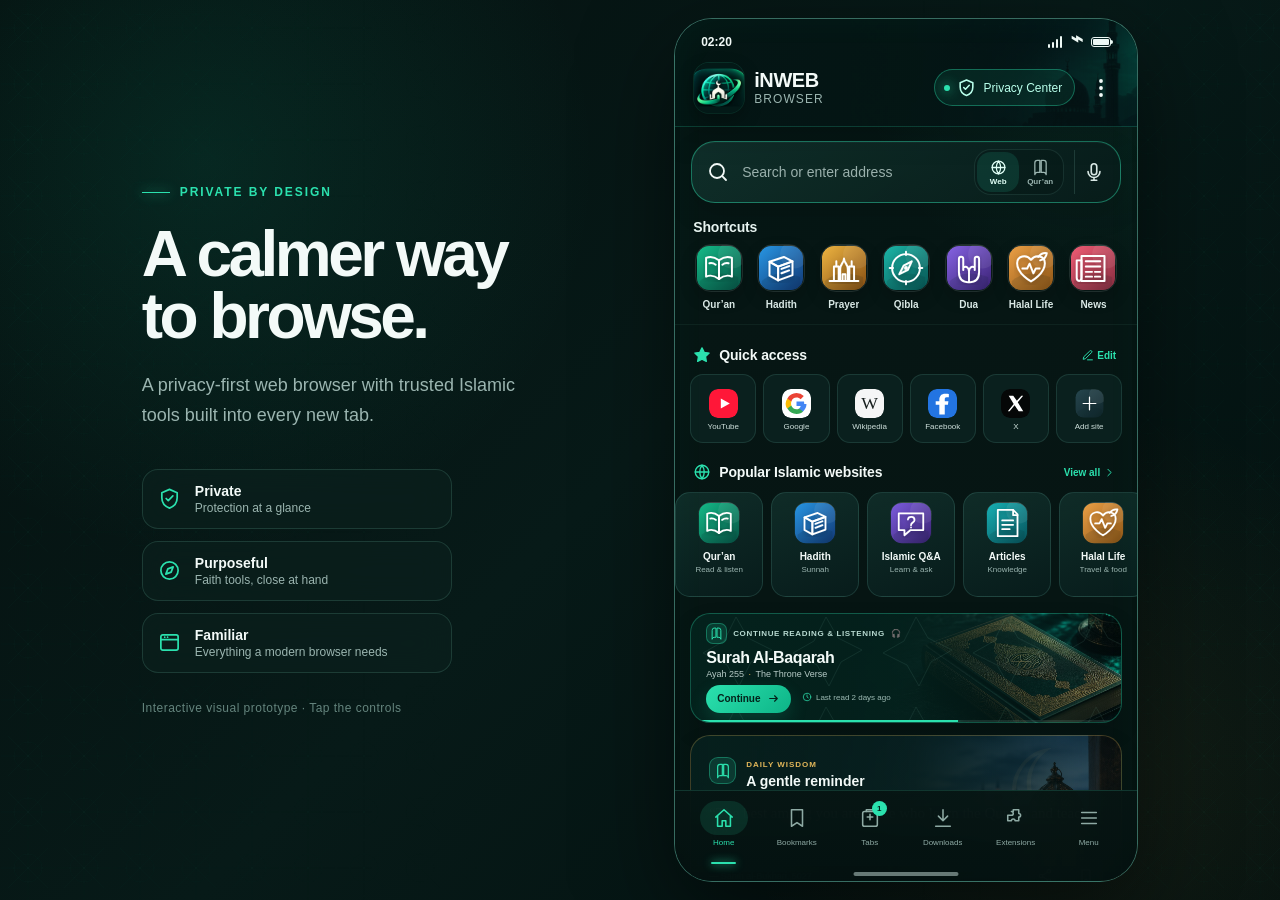
<file: docs/design/inweb-prototype/index.html>
<!DOCTYPE html>
<html lang="en">
<head>
  <meta charset="UTF-8" />
  <meta name="viewport" content="width=device-width, initial-scale=1, viewport-fit=cover" />
  <meta name="theme-color" content="#061513" />
  <title>iNWEB Browser — Home Prototype</title>
  <link rel="stylesheet" href="styles.css?v=15" />
</head>
<body>
  <!-- Local SVG icon library: the prototype works without a network connection. -->
  <svg class="svg-library" aria-hidden="true">
    <defs>
      <symbol id="i-search" viewBox="0 0 24 24"><circle cx="11" cy="11" r="7"></circle><path d="m20 20-3.8-3.8"></path></symbol>
      <symbol id="i-mic" viewBox="0 0 24 24"><rect x="9" y="3" width="6" height="12" rx="3"></rect><path d="M5.5 11.5a6.5 6.5 0 0 0 13 0M12 18v3M9 21h6"></path></symbol>
      <symbol id="i-globe" viewBox="0 0 24 24"><circle cx="12" cy="12" r="9"></circle><path d="M3 12h18M12 3a15 15 0 0 1 0 18M12 3a15 15 0 0 0 0 18"></path></symbol>
      <symbol id="i-book" viewBox="0 0 24 24"><path d="M4 5.5A3.5 3.5 0 0 1 7.5 2H11v17H7.5A3.5 3.5 0 0 0 4 22zM20 5.5A3.5 3.5 0 0 0 16.5 2H13v17h3.5A3.5 3.5 0 0 1 20 22z"></path></symbol>
      <symbol id="i-layers" viewBox="0 0 24 24"><path d="m12 3 9 5-9 5-9-5zM3 12l9 5 9-5M3 16l9 5 9-5"></path></symbol>
      <symbol id="i-mosque" viewBox="0 0 24 24"><path d="M3 21V10h3v11M18 21V10h3v11M8 21v-7.5c0-2.7 4-4.2 4-6.5 0 2.3 4 3.8 4 6.5V21M11 21v-4h2v4M2 21h20M5 10V7M19 10V7M4 7h2M18 7h2M12 7V3M11 4h2"></path></symbol>
      <symbol id="i-compass" viewBox="0 0 24 24"><circle cx="12" cy="12" r="9"></circle><path d="m15.8 8.2-2.1 5.5-5.5 2.1 2.1-5.5z"></path></symbol>
      <symbol id="i-hands" viewBox="0 0 24 24"><path d="M7.5 12V5.5a1.5 1.5 0 0 1 3 0V11M10.5 10V4.5a1.5 1.5 0 0 1 3 0V11M13.5 10V6a1.5 1.5 0 0 1 3 0v7M7.5 9.5A1.5 1.5 0 0 0 5 10.6v4.2c0 3.6 2.6 6.2 6.2 6.2h.6c3.8 0 6.2-2.5 6.2-6.1V11a1.5 1.5 0 0 0-1.5-1.5"></path></symbol>
      <symbol id="i-plus" viewBox="0 0 24 24"><path d="M12 5v14M5 12h14"></path></symbol>
      <symbol id="i-shield" viewBox="0 0 24 24"><path d="M12 2.5 20 6v5.3c0 5.2-3.2 9-8 10.7-4.8-1.7-8-5.5-8-10.7V6z"></path><path d="m8.5 12 2.2 2.2 4.8-5"></path></symbol>
      <symbol id="i-more" viewBox="0 0 24 24"><circle cx="12" cy="5" r="1"></circle><circle cx="12" cy="12" r="1"></circle><circle cx="12" cy="19" r="1"></circle></symbol>
      <symbol id="i-chevron" viewBox="0 0 24 24"><path d="m9 18 6-6-6-6"></path></symbol>
      <symbol id="i-arrow" viewBox="0 0 24 24"><path d="M5 12h14M14 7l5 5-5 5"></path></symbol>
      <symbol id="i-pin" viewBox="0 0 24 24"><path d="M20 10c0 5-8 12-8 12S4 15 4 10a8 8 0 1 1 16 0Z"></path><circle cx="12" cy="10" r="2.5"></circle></symbol>
      <symbol id="i-clock" viewBox="0 0 24 24"><circle cx="12" cy="12" r="9"></circle><path d="M12 7v5l3 2"></path></symbol>
      <symbol id="i-sunrise" viewBox="0 0 24 24"><path d="M4 18h16M6 14a6 6 0 0 1 12 0M12 4v3M4.9 7l2.2 2.1M19.1 7l-2.2 2.1M2 14h2M20 14h2"></path></symbol>
      <symbol id="i-sun" viewBox="0 0 24 24"><circle cx="12" cy="12" r="4"></circle><path d="M12 2v2M12 20v2M4.9 4.9l1.4 1.4M17.7 17.7l1.4 1.4M2 12h2M20 12h2M4.9 19.1l1.4-1.4M17.7 6.3l1.4-1.4"></path></symbol>
      <symbol id="i-sunset" viewBox="0 0 24 24"><path d="M4 18h16M6 14a6 6 0 0 1 12 0M12 3v5M9 6l3 3 3-3M2 14h2M20 14h2"></path></symbol>
      <symbol id="i-moon" viewBox="0 0 24 24"><path d="M20 15.2A8.5 8.5 0 0 1 8.8 4a8.5 8.5 0 1 0 11.2 11.2Z"></path></symbol>
      <symbol id="i-share" viewBox="0 0 24 24"><circle cx="18" cy="5" r="2.5"></circle><circle cx="6" cy="12" r="2.5"></circle><circle cx="18" cy="19" r="2.5"></circle><path d="m8.3 10.8 7.4-4.5M8.3 13.2l7.4 4.5"></path></symbol>
      <symbol id="i-bookmark" viewBox="0 0 24 24"><path d="M6 3h12v18l-6-4-6 4z"></path></symbol>
      <symbol id="i-star" viewBox="0 0 24 24"><path d="m12 2.5 2.9 5.9 6.6 1-4.8 4.6 1.1 6.5-5.8-3.1-5.8 3.1 1.1-6.5-4.8-4.6 6.6-1z"></path></symbol>
      <symbol id="i-heart" viewBox="0 0 24 24"><path d="M20.8 4.6a5.5 5.5 0 0 0-7.8 0L12 5.7l-1.1-1.1a5.5 5.5 0 0 0-7.8 7.8L12 21l8.8-8.6a5.5 5.5 0 0 0 0-7.8Z"></path><path d="M7.5 12h2l1.2-2.4 2.1 5 1.3-2.6h2.4"></path></symbol>
      <symbol id="i-news" viewBox="0 0 24 24"><path d="M5 4h14v16H5zM3 7H1v12a2 2 0 0 0 2 2h14"></path><path d="M8 8h8M8 12h8M8 16h4"></path></symbol>
      <symbol id="i-edit" viewBox="0 0 24 24"><path d="M12 20h9M16.5 3.5a2.1 2.1 0 0 1 3 3L8 18l-4 1 1-4z"></path></symbol>
      <symbol id="i-eye-off" viewBox="0 0 24 24"><path d="M3 3l18 18M10.6 10.7a2 2 0 0 0 2.7 2.7M9.9 4.2A10.6 10.6 0 0 1 12 4c5.5 0 9 6 9 6a15 15 0 0 1-2.2 2.9M6.2 6.2C4.1 7.6 3 10 3 10s3.5 6 9 6c1 0 2-.2 2.8-.5"></path></symbol>
      <symbol id="i-window" viewBox="0 0 24 24"><rect x="3" y="4" width="18" height="16" rx="2"></rect><path d="M3 9h18M7 6.5h.01M10 6.5h.01"></path></symbol>
      <symbol id="i-lock" viewBox="0 0 24 24"><rect x="5" y="10" width="14" height="11" rx="2"></rect><path d="M8 10V7a4 4 0 0 1 8 0v3"></path></symbol>
      <symbol id="i-mask" viewBox="0 0 24 24"><path d="M3 8c3-2 6-2 9 0 3-2 6-2 9 0l-1 7a5 5 0 0 1-8 3 5 5 0 0 1-8-3z"></path><path d="M7 12h2M15 12h2"></path></symbol>
      <symbol id="i-home" viewBox="0 0 24 24"><path d="m3 11 9-8 9 8M5 10v11h5v-6h4v6h5V10"></path></symbol>
      <symbol id="i-tabs" viewBox="0 0 24 24"><rect x="4" y="5" width="16" height="16" rx="2"></rect><path d="M8 5V3h8v2M9 11h6M12 8v6"></path></symbol>
      <symbol id="i-download" viewBox="0 0 24 24"><path d="M12 3v12M7 10l5 5 5-5M4 21h16"></path></symbol>
      <symbol id="i-menu" viewBox="0 0 24 24"><path d="M4 6h16M4 12h16M4 18h16"></path></symbol>
      <symbol id="i-close" viewBox="0 0 24 24"><path d="m6 6 12 12M18 6 6 18"></path></symbol>
      <symbol id="i-check" viewBox="0 0 24 24"><path d="m5 12 4 4L19 6"></path></symbol>
      <symbol id="i-extensions" viewBox="0 0 24 24"><path d="M9 3h6v4a2 2 0 1 1 0 4v4h-4a2 2 0 1 0-4 0H3V9h4a2 2 0 1 0 0-4h2z"></path></symbol>
      <symbol id="i-settings" viewBox="0 0 24 24"><circle cx="12" cy="12" r="3"></circle><path d="M19.4 15a1.7 1.7 0 0 0 .3 1.9l.1.1-2.8 2.8-.1-.1a1.7 1.7 0 0 0-1.9-.3 1.7 1.7 0 0 0-1 1.6v.2h-4V21a1.7 1.7 0 0 0-1-1.6 1.7 1.7 0 0 0-1.9.3l-.1.1L4.2 17l.1-.1a1.7 1.7 0 0 0 .3-1.9A1.7 1.7 0 0 0 3 14H2.8v-4H3a1.7 1.7 0 0 0 1.6-1 1.7 1.7 0 0 0-.3-1.9L4.2 7 7 4.2l.1.1A1.7 1.7 0 0 0 9 4.6a1.7 1.7 0 0 0 1-1.6v-.2h4V3a1.7 1.7 0 0 0 1 1.6 1.7 1.7 0 0 0 1.9-.3l.1-.1L19.8 7l-.1.1a1.7 1.7 0 0 0-.3 1.9 1.7 1.7 0 0 0 1.6 1h.2v4H21a1.7 1.7 0 0 0-1.6 1Z"></path></symbol>
    </defs>
  </svg>

  <div class="desktop-stage">
    <aside class="brand-panel" aria-label="Prototype overview">
      <div class="brand-kicker"><span></span> PRIVATE BY DESIGN</div>
      <h1>A calmer way<br />to browse.</h1>
      <p>A privacy-first web browser with trusted Islamic tools built into every new tab.</p>
      <div class="brand-points">
        <div><svg><use href="#i-shield"></use></svg><span><b>Private</b><small>Protection at a glance</small></span></div>
        <div><svg><use href="#i-compass"></use></svg><span><b>Purposeful</b><small>Faith tools, close at hand</small></span></div>
        <div><svg><use href="#i-window"></use></svg><span><b>Familiar</b><small>Everything a modern browser needs</small></span></div>
      </div>
      <p class="prototype-note">Interactive visual prototype · Tap the controls</p>
    </aside>

    <main class="app-shell" id="appShell">
      <div class="app-scroll" id="appScroll">
        <header class="top-area">
          <div class="status-bar">
            <time id="statusTime">9:41</time>
            <div class="status-icons" aria-hidden="true">
              <span class="signal"><i></i><i></i><i></i><i></i></span>
              <span class="wifi">⌁</span>
              <span class="battery"><i></i></span>
            </div>
          </div>

          <div class="app-bar">
            <div class="app-identity">
              <img src="assets/logo-mark.jpg" alt="iNWEB logo" />
              <div><strong>iNWEB</strong><span>Browser</span></div>
            </div>
            <div class="app-actions">
              <button class="protected-chip" type="button" data-open-sheet="privacySheet" aria-label="Open protection status">
                <svg><use href="#i-shield"></use></svg><span>Privacy Center</span><i></i>
              </button>
              <button class="icon-button" type="button" data-open-sheet="menuSheet" aria-label="Open menu"><svg><use href="#i-more"></use></svg></button>
            </div>
          </div>
        </header>

        <section class="search-section" aria-label="Search">
          <form class="search-box" id="searchForm">
            <svg class="search-leading"><use href="#i-search"></use></svg>
            <input id="searchInput" type="text" autocomplete="off" placeholder="Search or enter address" aria-label="Search or enter website address" />
            <div class="search-modes" role="group" aria-label="Search mode">
              <button class="mode-button active" type="button" data-mode="Web" aria-label="Web search"><svg><use href="#i-globe"></use></svg><span>Web</span></button>
              <button class="mode-button" type="button" data-mode="Qur’an" aria-label="Quran search"><svg><use href="#i-book"></use></svg><span>Qur’an</span></button>
            </div>
            <button class="voice-button" id="voiceButton" type="button" aria-label="Voice search"><svg><use href="#i-mic"></use></svg></button>
          </form>
        </section>



        <div class="shortcut-heading"><h2>Shortcuts</h2></div>
        <section class="shortcuts" aria-label="Shortcuts">
          <button class="shortcut" data-label="Qur’an"><span class="shortcut-icon image"><img src="assets/icons/quran.svg" alt="" /></span><span>Qur’an</span></button>
          <button class="shortcut" data-label="Hadith"><span class="shortcut-icon image"><img src="assets/icons/hadith.svg" alt="" /></span><span>Hadith</span></button>
          <button class="shortcut" data-label="Prayer Times"><span class="shortcut-icon image"><img src="assets/icons/prayer.svg" alt="" /></span><span>Prayer</span></button>
          <button class="shortcut" data-label="Qibla"><span class="shortcut-icon image"><img src="assets/icons/qibla.svg" alt="" /></span><span>Qibla</span></button>
          <button class="shortcut" data-label="Dua"><span class="shortcut-icon image"><img src="assets/icons/dua.svg" alt="" /></span><span>Dua</span></button>
          <button class="shortcut" data-label="Halal Life"><span class="shortcut-icon image"><img src="assets/icons/halal.svg" alt="" /></span><span>Halal Life</span></button>
          <button class="shortcut" data-label="Islamic News"><span class="shortcut-icon image"><img src="assets/icons/news.svg" alt="" /></span><span>News</span></button>
        </section>

        <section class="section-block quick-section" aria-labelledby="quickTitle">
          <div class="block-heading"><div><svg class="star-fill"><use href="#i-star"></use></svg><h2 id="quickTitle">Quick access</h2></div><button id="editQuickButton"><svg><use href="#i-edit"></use></svg><span>Edit</span></button></div>
          <div class="quick-grid" id="quickGrid">
            <button class="quick-tile" data-label="YouTube"><i class="remove-dot">×</i><span class="quick-logo brand"><img src="assets/icons/youtube.svg" alt="" /></span><small>YouTube</small></button>
            <button class="quick-tile" data-label="Google"><i class="remove-dot">×</i><span class="quick-logo brand"><img src="assets/icons/google.svg" alt="" /></span><small>Google</small></button>
            <button class="quick-tile" data-label="Wikipedia"><i class="remove-dot">×</i><span class="quick-logo brand"><img src="assets/icons/wikipedia.svg" alt="" /></span><small>Wikipedia</small></button>
            <button class="quick-tile" data-label="Facebook"><i class="remove-dot">×</i><span class="quick-logo brand"><img src="assets/icons/facebook.svg" alt="" /></span><small>Facebook</small></button>
            <button class="quick-tile" data-label="X"><i class="remove-dot">×</i><span class="quick-logo brand"><img src="assets/icons/x.svg" alt="" /></span><small>X</small></button>
            <button class="quick-tile add-site" data-open-sheet="addSheet"><span class="quick-logo brand"><img src="assets/icons/add.svg" alt="" /></span><small>Add site</small></button>
          </div>
        </section>

        <section class="section-block" aria-labelledby="popularTitle">
          <div class="block-heading"><div><svg><use href="#i-globe"></use></svg><h2 id="popularTitle">Popular Islamic websites</h2></div><button data-demo="All trusted websites">View all <svg><use href="#i-chevron"></use></svg></button></div>
          <div class="site-strip">
            <button class="site-tile" data-label="Quran.com"><span class="site-logo image"><img src="assets/icons/quran.svg" alt="" /></span><b>Qur’an</b><small>Read & listen</small></button>
            <button class="site-tile" data-label="Sunnah.com"><span class="site-logo image"><img src="assets/icons/hadith.svg" alt="" /></span><b>Hadith</b><small>Sunnah</small></button>
            <button class="site-tile" data-label="Islamic Q&A"><span class="site-logo image"><img src="assets/icons/qa.svg" alt="" /></span><b>Islamic Q&A</b><small>Learn & ask</small></button>
            <button class="site-tile" data-label="Yaqeen Institute"><span class="site-logo image"><img src="assets/icons/articles.svg" alt="" /></span><b>Articles</b><small>Knowledge</small></button>
            <button class="site-tile" data-label="HalalTrip"><span class="site-logo image"><img src="assets/icons/halal.svg" alt="" /></span><b>Halal Life</b><small>Travel & food</small></button>
            <button class="site-tile" data-label="About Islam"><span class="site-logo image"><img src="assets/icons/news.svg" alt="" /></span><b>News</b><small>Latest updates</small></button>
          </div>
        </section>

        <section class="content-card continue-card" aria-labelledby="continueTitle">
          <div class="card-copy">
            <div class="eyebrow"><span class="mini-icon"><svg><use href="#i-book"></use></svg></span>Continue reading &amp; listening <span aria-hidden="true">🎧</span></div>
            <h2 id="continueTitle">Surah Al-Baqarah</h2>
            <p>Ayah 255 <span>·</span> The Throne Verse</p>
            <button class="primary-button" id="continueButton" type="button">Continue <svg><use href="#i-arrow"></use></svg></button>
            <div class="reading-progress"><i></i></div>
            <small><svg><use href="#i-clock"></use></svg> Last read 2 days ago</small>
          </div>
          <div class="quran-art" aria-hidden="true">
            <div class="halo"></div>
            <svg viewBox="0 0 130 150">
              <path class="cover" d="M24 22 95 9l23 106-71 19z"></path>
              <path class="page" d="M18 27 89 14l23 96-68 17z"></path>
              <path class="line" d="m28 38 53-10M31 49l53-10M35 92l53-10M38 103l53-10"></path>
              <path class="ornament" d="m65 47 18 13-9 22-22-2-7-21zM65 53l11 8-5 14-14-1-5-13z"></path>
            </svg>
          </div>
        </section>

        <section class="content-card daily-card" aria-labelledby="dailyTitle">
          <div class="daily-glow" aria-hidden="true"></div>
          <div class="daily-topline">
            <span class="mini-icon"><svg><use href="#i-book"></use></svg></span>
            <div><span>DAILY WISDOM</span><h2 id="dailyTitle">A gentle reminder</h2></div>
          </div>
          <blockquote>“The best among you are those who learn the Qur’an and teach it.”</blockquote>
          <div class="daily-footer"><cite>— Sahih al-Bukhari, 5027</cite><div><button id="shareButton" aria-label="Share hadith"><svg><use href="#i-share"></use></svg></button><button id="saveButton" aria-label="Save hadith"><svg><use href="#i-bookmark"></use></svg></button></div></div>
        </section>

        <section class="content-card prayer-card" aria-labelledby="prayerTitle">
          <div class="section-heading">
            <div>
              <div class="heading-line"><span class="section-icon"><svg><use href="#i-mosque"></use></svg></span><h2 id="prayerTitle">Prayer Times</h2></div>
              <p><svg><use href="#i-pin"></use></svg> Vientiane, Laos</p>
            </div>
            <button class="next-prayer" type="button" id="nextPrayerButton"><span>Next · <b id="nextPrayerName">Maghrib</b></span><strong id="prayerCountdown">2h 21m</strong></button>
          </div>
          <div class="prayer-list" id="prayerList">
            <button class="prayer-row" data-time="04:41"><span><svg><use href="#i-sunrise"></use></svg>Fajr</span><time>4:41 AM</time><svg class="row-arrow"><use href="#i-chevron"></use></svg></button>
            <button class="prayer-row" data-time="11:59"><span><svg><use href="#i-sun"></use></svg>Dhuhr</span><time>11:59 AM</time><svg class="row-arrow"><use href="#i-chevron"></use></svg></button>
            <button class="prayer-row" data-time="15:19"><span><svg><use href="#i-sun"></use></svg>Asr</span><time>3:19 PM</time><svg class="row-arrow"><use href="#i-chevron"></use></svg></button>
            <button class="prayer-row" data-time="17:58"><span><svg><use href="#i-sunset"></use></svg>Maghrib</span><time>5:58 PM</time><svg class="row-arrow"><use href="#i-chevron"></use></svg></button>
            <button class="prayer-row" data-time="19:08"><span><svg><use href="#i-moon"></use></svg>Isha</span><time>7:08 PM</time><svg class="row-arrow"><use href="#i-chevron"></use></svg></button>
          </div>
        </section>







        <p class="home-footer">iNWEB Browser · Browse with purpose</p>
      </div>

      <nav class="bottom-nav" aria-label="Browser navigation">
        <button class="nav-item active" data-nav="Home"><span><svg><use href="#i-home"></use></svg></span><small>Home</small></button>
        <button class="nav-item" data-nav="Bookmarks"><span><svg><use href="#i-bookmark"></use></svg></span><small>Bookmarks</small></button>
        <button class="nav-item tabs-item" data-nav="Tabs"><span><svg><use href="#i-tabs"></use></svg><i>1</i></span><small>Tabs</small></button>
        <button class="nav-item" data-nav="Downloads"><span><svg><use href="#i-download"></use></svg></span><small>Downloads</small></button>
        <button class="nav-item" data-nav="Extensions"><span><svg><use href="#i-extensions"></use></svg></span><small>Extensions</small></button>
        <button class="nav-item" data-nav="Menu"><span><svg><use href="#i-menu"></use></svg></span><small>Menu</small></button>
      </nav>

      <div class="sheet-backdrop" id="sheetBackdrop" aria-hidden="true"></div>

      <section class="bottom-sheet" id="privacySheet" role="dialog" aria-modal="true" aria-labelledby="privacySheetTitle" aria-hidden="true">
        <div class="sheet-handle"></div>
        <div class="sheet-title"><div><span class="sheet-icon"><svg><use href="#i-shield"></use></svg></span><div><p>PRIVACY CENTER</p><h2 id="privacySheetTitle">You’re protected</h2></div></div><button class="sheet-close" aria-label="Close"><svg><use href="#i-close"></use></svg></button></div>
        <div class="privacy-score"><div class="score-ring"><strong>100</strong><span>score</span></div><div><b>Protection is active</b><p>iNWEB blocked 24 tracking attempts today.</p></div></div>
        <div class="protection-list">
          <button><span><svg><use href="#i-eye-off"></use></svg></span><div><b>Ad & tracker blocking</b><small>24 blocked today</small></div><i class="toggle on"></i></button>
          <button><span><svg><use href="#i-window"></use></svg></span><div><b>Pop-up protection</b><small>Always block intrusive windows</small></div><i class="toggle on"></i></button>
          <button><span><svg><use href="#i-shield"></use></svg></span><div><b>Safe browsing</b><small>Warn about harmful sites</small></div><i class="toggle on"></i></button>
          <button><span><svg><use href="#i-lock"></use></svg></span><div><b>Adult site filter</b><small>Restricted content blocked</small></div><i class="toggle on"></i></button>
          <button><span><svg><use href="#i-mask"></use></svg></span><div><b>Private mode</b><small>Open a private tab</small></div><svg class="row-arrow"><use href="#i-chevron"></use></svg></button>
        </div>
      </section>

      <section class="bottom-sheet menu-sheet" id="menuSheet" role="dialog" aria-modal="true" aria-labelledby="menuSheetTitle" aria-hidden="true">
        <div class="sheet-handle"></div>
        <div class="sheet-title"><div><span class="sheet-icon neutral"><svg><use href="#i-menu"></use></svg></span><div><p>iNWEB BROWSER</p><h2 id="menuSheetTitle">Menu</h2></div></div><button class="sheet-close" aria-label="Close"><svg><use href="#i-close"></use></svg></button></div>
        <div class="menu-grid">
          <button data-demo="New private tab"><span><svg><use href="#i-mask"></use></svg></span><b>Private tab</b></button>
          <button data-demo="Bookmarks"><span><svg><use href="#i-bookmark"></use></svg></span><b>Bookmarks</b></button>
          <button data-demo="Downloads"><span><svg><use href="#i-download"></use></svg></span><b>Downloads</b></button>
          <button data-demo="Extensions"><span><svg><use href="#i-extensions"></use></svg></span><b>Extensions</b></button>
          <button data-demo="Protection center"><span><svg><use href="#i-shield"></use></svg></span><b>Protection</b></button>
          <button data-demo="Settings"><span><svg><use href="#i-settings"></use></svg></span><b>Settings</b></button>
        </div>
      </section>

      <section class="bottom-sheet extensions-sheet" id="extensionsSheet" role="dialog" aria-modal="true" aria-labelledby="extensionsSheetTitle" aria-hidden="true">
        <div class="sheet-handle"></div>
        <div class="sheet-title"><div><span class="sheet-icon neutral"><svg><use href="#i-extensions"></use></svg></span><div><p>BROWSER TOOLS</p><h2 id="extensionsSheetTitle">Extensions</h2></div></div><button class="sheet-close" aria-label="Close"><svg><use href="#i-close"></use></svg></button></div>
        <div class="extensions-summary"><span><b>3</b> installed</span><button data-demo="Extension store"><svg><use href="#i-plus"></use></svg> Add extension</button></div>
        <div class="extension-list">
          <button class="extension-item">
            <span class="extension-logo shield"><svg><use href="#i-shield"></use></svg></span>
            <div><b>iNWEB Shield</b><small>Ads, trackers and harmful sites</small></div>
            <i class="toggle on"></i>
          </button>
          <button class="extension-item">
            <span class="extension-logo reader"><svg><use href="#i-moon"></use></svg></span>
            <div><b>Dark Reader</b><small>Comfortable reading on every site</small></div>
            <i class="toggle on"></i>
          </button>
          <button class="extension-item">
            <span class="extension-logo quran"><svg><use href="#i-book"></use></svg></span>
            <div><b>Qur’an Quick Search</b><small>Look up ayah and translations</small></div>
            <i class="toggle on"></i>
          </button>
        </div>
        <button class="manage-extensions" data-demo="Manage extensions"><svg><use href="#i-settings"></use></svg> Manage extensions</button>
      </section>

      <section class="bottom-sheet add-sheet" id="addSheet" role="dialog" aria-modal="true" aria-labelledby="addSheetTitle" aria-hidden="true">
        <div class="sheet-handle"></div>
        <div class="sheet-title"><div><span class="sheet-icon neutral"><svg><use href="#i-plus"></use></svg></span><div><p>CUSTOMIZE HOME</p><h2 id="addSheetTitle">Add a shortcut</h2></div></div><button class="sheet-close" aria-label="Close"><svg><use href="#i-close"></use></svg></button></div>
        <form id="addShortcutForm" class="add-form">
          <label>Name<input id="shortcutName" type="text" placeholder="e.g. Islamic Finder" required /></label>
          <label>Website address<input id="shortcutUrl" type="url" placeholder="https://" required /></label>
          <button class="sheet-primary" type="submit">Add to Quick Access</button>
        </form>
      </section>

      <div class="toast" id="toast" role="status"><svg><use href="#i-check"></use></svg><span>Done</span></div>
    </main>
  </div>

  <script src="app.js?v=5"></script>
</body>
</html>
</file>
<file: docs/design/inweb-prototype/styles.css>
@import url('data:text/css,');

:root {
  color-scheme: dark;
  --bg: #061513;
  --surface: #091c1a;
  --surface-2: #0d2421;
  --surface-3: #12302b;
  --card: rgba(13, 35, 32, 0.92);
  --line: rgba(128, 214, 193, 0.16);
  --line-strong: rgba(45, 226, 178, 0.38);
  --primary: #2be1ae;
  --primary-2: #0cb68e;
  --primary-soft: rgba(43, 225, 174, 0.12);
  --gold: #e1b659;
  --text: #f3faf8;
  --muted: #9bb5b0;
  --subtle: #64847d;
  --danger: #ff6478;
  --shadow: 0 30px 90px rgba(0, 0, 0, 0.5);
  --radius-xl: 25px;
  --radius-lg: 20px;
  --radius-md: 15px;
  --ease: cubic-bezier(.2, .8, .2, 1);
}

* { box-sizing: border-box; }

html, body { margin: 0; min-height: 100%; }

body {
  background:
    radial-gradient(circle at 16% 18%, rgba(15, 178, 138, .13), transparent 30%),
    radial-gradient(circle at 86% 86%, rgba(201, 153, 60, .08), transparent 27%),
    linear-gradient(135deg, #05100f, #071a18 50%, #03100f);
  color: var(--text);
  font-family: Inter, ui-sans-serif, -apple-system, BlinkMacSystemFont, "Segoe UI", sans-serif;
  overflow: hidden;
  -webkit-font-smoothing: antialiased;
}

body::before {
  content: "";
  position: fixed;
  inset: 0;
  pointer-events: none;
  opacity: .16;
  background-image: url("data:image/svg+xml,%3Csvg xmlns='http://www.w3.org/2000/svg' width='56' height='56' viewBox='0 0 56 56'%3E%3Cg fill='none' stroke='%2330c7a1' stroke-opacity='.16'%3E%3Cpath d='M28 1v54M1 28h54M8 8l40 40M48 8 8 48'/%3E%3Ccircle cx='28' cy='28' r='14'/%3E%3C/g%3E%3C/svg%3E");
  mask-image: linear-gradient(90deg, #000, transparent 42%, transparent 58%, #000);
}

button, input { font: inherit; }
button { border: 0; color: inherit; cursor: pointer; }
button:focus-visible, input:focus-visible { outline: 2px solid var(--primary); outline-offset: 2px; }
svg { width: 1em; height: 1em; fill: none; stroke: currentColor; stroke-width: 1.8; stroke-linecap: round; stroke-linejoin: round; }
.svg-library { position: absolute; width: 0; height: 0; overflow: hidden; }

.desktop-stage {
  height: 100dvh;
  display: grid;
  grid-template-columns: minmax(300px, 430px) 464px;
  justify-content: center;
  align-items: center;
  gap: clamp(48px, 8vw, 128px);
  padding: 18px 42px;
  position: relative;
}

.brand-panel { max-width: 420px; position: relative; z-index: 1; }
.brand-kicker {
  color: var(--primary);
  letter-spacing: .16em;
  font-size: 12px;
  font-weight: 750;
  display: flex;
  align-items: center;
  gap: 10px;
  margin-bottom: 24px;
}
.brand-kicker span { width: 28px; height: 1px; background: var(--primary); box-shadow: 0 0 12px var(--primary); }
.brand-panel h1 { margin: 0 0 24px; letter-spacing: -.055em; font-size: clamp(48px, 5vw, 76px); line-height: .97; font-weight: 680; }
.brand-panel > p:not(.prototype-note) { color: var(--muted); font-size: 18px; line-height: 1.65; max-width: 390px; margin: 0 0 38px; }
.brand-points { display: grid; gap: 12px; }
.brand-points > div {
  display: flex;
  gap: 14px;
  align-items: center;
  background: rgba(12, 33, 30, .65);
  border: 1px solid var(--line);
  padding: 13px 15px;
  border-radius: 16px;
  backdrop-filter: blur(16px);
  width: 310px;
}
.brand-points svg { color: var(--primary); font-size: 23px; }
.brand-points span { display: grid; gap: 2px; }
.brand-points b { font-size: 14px; }
.brand-points small { color: var(--muted); font-size: 12px; }
.prototype-note { margin: 28px 0 0; color: var(--subtle); font-size: 12px; letter-spacing: .04em; }

.app-shell {
  width: 464px;
  height: min(920px, calc(100dvh - 36px));
  min-height: 620px;
  position: relative;
  z-index: 2;
  border-radius: 38px;
  overflow: hidden;
  background:
    radial-gradient(circle at 90% 5%, rgba(34, 215, 167, .08), transparent 25%),
    linear-gradient(180deg, #061715 0%, #061412 100%);
  border: 1px solid rgba(124, 229, 205, .42);
  box-shadow: var(--shadow), inset 0 0 0 5px rgba(0, 0, 0, .14);
}
.app-shell::before {
  content: "";
  position: absolute;
  inset: 0;
  border-radius: inherit;
  box-shadow: inset 0 0 40px rgba(30, 226, 178, .035);
  pointer-events: none;
  z-index: 30;
}

.app-scroll {
  height: 100%;
  overflow-y: auto;
  overscroll-behavior: contain;
  scrollbar-width: none;
  padding: 0 0 108px;
  scroll-behavior: smooth;
}
.app-scroll::-webkit-scrollbar, .site-strip::-webkit-scrollbar { display: none; }

.top-area {
  position: sticky;
  top: 0;
  z-index: 20;
  background: linear-gradient(90deg, rgba(4, 22, 20, .99) 0%, rgba(4, 22, 20, .94) 48%, rgba(4, 20, 21, .78) 100%), url("assets/header-ambient.jpg") center 56% / cover no-repeat;
  backdrop-filter: blur(22px);
  border-bottom: 1px solid rgba(47, 218, 175, .2);
  box-shadow: 0 10px 28px rgba(0, 0, 0, .16);
}
.status-bar { height: 34px; padding: 11px 26px 0; display: flex; justify-content: space-between; align-items: center; font-size: 12px; font-weight: 700; }
.status-icons { display: flex; align-items: center; gap: 8px; color: #eef8f5; }
.signal { height: 12px; display: flex; align-items: end; gap: 2px; }
.signal i { width: 2px; border-radius: 2px; background: currentColor; }
.signal i:nth-child(1) { height: 4px; }.signal i:nth-child(2) { height: 6px; }.signal i:nth-child(3) { height: 9px; }.signal i:nth-child(4) { height: 12px; }
.wifi { display: block; font-size: 21px; line-height: 10px; transform: rotate(180deg) translateY(2px); }
.battery { width: 20px; height: 10px; border: 1.4px solid currentColor; border-radius: 3px; padding: 1px; position: relative; }
.battery::after { content: ""; position: absolute; width: 2px; height: 4px; background: currentColor; right: -3px; top: 2px; border-radius: 0 2px 2px 0; }
.battery i { display: block; width: 100%; height: 100%; border-radius: 1px; background: currentColor; }

.app-bar { min-height: 73px; padding: 7px 17px 11px 19px; display: flex; align-items: center; justify-content: space-between; }
.app-identity { display: flex; align-items: center; gap: 10px; }
.app-identity img { width: 50px; height: 50px; border-radius: 15px; object-fit: cover; box-shadow: 0 7px 18px rgba(0,0,0,.28), 0 0 0 1px rgba(43,225,174,.14); }
.app-identity > div { display: grid; line-height: 1; gap: 3px; }
.app-identity strong { font-size: 20px; letter-spacing: -.02em; }
.app-identity span { font-size: 12px; color: var(--muted); letter-spacing: .09em; text-transform: uppercase; }
.app-actions { display: flex; align-items: center; gap: 7px; }
.protected-chip {
  min-height: 37px;
  padding: 0 12px 0 9px;
  display: flex;
  align-items: center;
  gap: 7px;
  border-radius: 99px;
  color: #b9ffeb;
  background: rgba(17, 116, 91, .18);
  border: 1px solid rgba(42, 225, 173, .38);
  font-size: 12px;
}
.protected-chip svg { font-size: 19px; stroke-width: 2; }
.protected-chip i { width: 6px; height: 6px; background: var(--primary); border-radius: 50%; box-shadow: 0 0 12px var(--primary); order: -1; }
.icon-button { width: 38px; height: 38px; background: transparent; display: grid; place-items: center; border-radius: 50%; }
.icon-button:hover { background: rgba(255,255,255,.06); }
.icon-button svg { font-size: 24px; }

.search-section { padding: 14px 16px 6px; }
.search-box {
  min-height: 62px;
  display: flex;
  align-items: center;
  padding: 7px 8px 7px 14px;
  gap: 10px;
  border: 1px solid rgba(47, 225, 175, .45);
  border-radius: 24px;
  background: linear-gradient(145deg, rgba(17, 49, 44, .9), rgba(8, 28, 26, .92));
  box-shadow: inset 0 1px 0 rgba(255,255,255,.03), 0 10px 30px rgba(0,0,0,.12);
  transition: border .25s var(--ease), box-shadow .25s var(--ease);
}
.search-box:focus-within { border-color: var(--primary); box-shadow: 0 0 0 4px rgba(43,225,174,.08), 0 12px 28px rgba(0,0,0,.2); }
.search-leading { font-size: 24px; flex: 0 0 auto; }
.search-box input { min-width: 0; flex: 1; border: 0; outline: 0; color: var(--text); background: transparent; font-size: 14px; }
.search-box input::placeholder { color: #9ab0ac; opacity: 1; }
.search-modes { display: flex; align-self: stretch; border: 1px solid rgba(121,198,181,.13); border-radius: 17px; padding: 2px; background: rgba(0,0,0,.12); }
.mode-button { width: 42px; border-radius: 14px; background: transparent; display: grid; place-items: center; align-content: center; gap: 1px; color: var(--muted); }
.mode-button svg { font-size: 17px; }
.mode-button span { font-size: 8px; font-weight: 650; }
.mode-button.active { color: #dffff6; background: rgba(43,225,174,.13); }
.voice-button { width: 38px; height: 44px; flex: 0 0 auto; border-left: 1px solid rgba(126,194,179,.18); background: transparent; color: #d8e8e4; display: grid; place-items: center; }
.voice-button svg { font-size: 22px; }
.voice-button.listening { color: var(--primary); }
.voice-button.listening svg { animation: mic-pulse 1s infinite; }
@keyframes mic-pulse { 50% { filter: drop-shadow(0 0 8px var(--primary)); transform: scale(1.1); } }

.shortcut-heading { padding: 10px 18px 0; }
.shortcut-heading h2 { margin: 0; color: #e7f3f0; font-size: 14px; letter-spacing: -.01em; }
.shortcuts { padding: 9px 15px 14px; display: grid; grid-template-columns: repeat(7, 1fr); gap: 5px; border-bottom: 1px solid rgba(99, 185, 166, .08); scrollbar-width: none; }
.shortcuts::-webkit-scrollbar { display: none; }
.shortcut { min-width: 0; padding: 0; background: transparent; display: grid; justify-items: center; gap: 7px; font-size: 10px; font-weight: 650; color: #d9e8e5; }
.shortcut > span:last-child { max-width: 58px; white-space: nowrap; overflow: hidden; text-overflow: ellipsis; }
.shortcut-icon { width: 48px; height: 48px; border-radius: 16px; display: grid; place-items: center; color: white; border: 1px solid rgba(255,255,255,.13); box-shadow: inset 0 1px 0 rgba(255,255,255,.12), 0 7px 16px rgba(0,0,0,.18); transition: transform .2s var(--ease), filter .2s; }
.shortcut:hover .shortcut-icon { transform: translateY(-2px); filter: brightness(1.13); }
.shortcut-icon svg { font-size: 25px; stroke-width: 1.65; }
.shortcut-icon.image { padding: 0; overflow: hidden; background: transparent; border-color: rgba(255,255,255,.1); }
.shortcut-icon.image img { display: block; width: 100%; height: 100%; object-fit: cover; }
.shortcut-icon.green { background: linear-gradient(145deg, #0da67b, #075e50); }
.shortcut-icon.blue { background: linear-gradient(145deg, #168ede, #0b477c); }
.shortcut-icon.gold { background: linear-gradient(145deg, #e9ac32, #986018); }
.shortcut-icon.teal { background: linear-gradient(145deg, #18a99b, #09655e); }
.shortcut-icon.violet { background: linear-gradient(145deg, #7955d8, #412777); }
.shortcut-icon.coral { background: linear-gradient(145deg, #e49a42, #9a5e18); }
.shortcut-icon.rose { background: linear-gradient(145deg, #e75870, #8d2f43); }
.shortcut-icon.add { background: linear-gradient(145deg, #173a42, #0c242b); color: #d7e5e2; }

.content-card { margin: 12px 15px 0; border-radius: var(--radius-lg); border: 1px solid var(--line); background: var(--card); position: relative; overflow: hidden; box-shadow: 0 10px 24px rgba(0,0,0,.1); }
.continue-card { min-height: 108px; padding: 9px 15px; display: flex; isolation: isolate; border-color: rgba(48, 225, 174, .3); background: linear-gradient(90deg, rgba(4, 34, 29, .98) 0%, rgba(4, 34, 29, .92) 48%, rgba(4, 26, 23, .34) 100%), url("assets/quran-ambient.jpg") center right / cover no-repeat; }
.continue-card::after { content: ""; position: absolute; inset: 0; opacity: .08; z-index: -1; background-image: url("data:image/svg+xml,%3Csvg xmlns='http://www.w3.org/2000/svg' width='90' height='90' viewBox='0 0 90 90'%3E%3Cpath d='M45 3 57 24l24 12-21 12-12 24-12-21L12 39l21-12z' fill='none' stroke='%23a9ffe4'/%3E%3C/svg%3E"); }
.card-copy { width: 72%; z-index: 2; }
.eyebrow { display: flex; align-items: center; gap: 6px; color: #b7d9d0; text-transform: uppercase; letter-spacing: .08em; font-size: 8px; font-weight: 750; }
.mini-icon { width: 27px; height: 27px; border-radius: 9px; display: grid; place-items: center; background: rgba(43,225,174,.14); border: 1px solid rgba(43,225,174,.35); color: var(--primary); }
.mini-icon svg { font-size: 16px; }
.continue-card .mini-icon { width: 21px; height: 21px; border-radius: 7px; }
.continue-card .mini-icon svg { font-size: 13px; }
.continue-card h2 { font-size: 16px; line-height: 1.1; margin: 5px 0 2px; letter-spacing: -.025em; }
.continue-card p { margin: 0; color: #b7cbc7; font-size: 9px; }
.continue-card p span { color: var(--gold); margin: 0 2px; }
.primary-button { height: 28px; margin-top: 6px; padding: 0 11px; border-radius: 99px; background: linear-gradient(135deg, var(--primary), #0db487); color: #03221a; font-size: 10px; font-weight: 750; display: inline-flex; align-items: center; gap: 6px; box-shadow: 0 8px 18px rgba(13,180,135,.2); }
.primary-button svg { font-size: 13px; stroke-width: 2.2; }
.reading-progress { position: absolute; left: 0; bottom: 0; width: 100%; height: 2px; margin: 0; background: rgba(163, 211, 199, .13); overflow: hidden; }
.reading-progress i { display: block; width: 62%; height: 100%; background: var(--primary); border-radius: inherit; box-shadow: 0 0 9px var(--primary); }
.card-copy > small { display: inline-flex; align-items: center; gap: 4px; margin-left: 7px; color: #9dbbb4; font-size: 8px; white-space: nowrap; }
.card-copy > small svg { font-size: 10px; color: var(--primary); }
.quran-art { display: none; position: absolute; right: -3px; bottom: -16px; width: 112px; height: 126px; transform: rotate(3deg); }
.quran-art .halo { position: absolute; width: 94px; height: 94px; right: 0; top: 9px; border-radius: 50%; background: radial-gradient(circle, rgba(211,174,84,.2), transparent 68%); filter: blur(4px); }
.quran-art svg { width: 100%; height: 100%; filter: drop-shadow(0 18px 13px rgba(0,0,0,.5)); }
.quran-art .cover { fill: #07211d; stroke: #d2a94f; stroke-width: 3; }
.quran-art .page { fill: #102f28; stroke: #e0be6d; stroke-width: 1.4; }
.quran-art .line { stroke: rgba(226,191,106,.65); stroke-width: 1.5; }
.quran-art .ornament { fill: none; stroke: #e1bb62; stroke-width: 2; }

.prayer-card { padding: 16px 16px 11px; isolation: isolate; }
.prayer-card::before { content: ""; position: absolute; z-index: -1; inset: 0 0 auto; height: 92px; background: linear-gradient(180deg, rgba(5, 27, 25, .38), rgba(9, 28, 26, .96)), url("assets/prayer-dawn.jpg") center 58% / cover no-repeat; opacity: .72; pointer-events: none; }
.prayer-card > * { position: relative; z-index: 1; }
.section-heading { display: flex; align-items: flex-start; justify-content: space-between; gap: 10px; margin-bottom: 10px; }
.heading-line { display: flex; align-items: center; gap: 9px; }
.section-icon { width: 34px; height: 34px; border-radius: 11px; display: grid; place-items: center; color: var(--primary); background: var(--primary-soft); }
.section-icon svg { font-size: 20px; }
.section-heading h2 { margin: 0; font-size: 16px; letter-spacing: -.01em; }
.section-heading p { margin: 4px 0 0 43px; color: var(--muted); display: flex; align-items: center; gap: 4px; font-size: 10px; }
.section-heading p svg { font-size: 11px; color: #a7d5c9; }
.next-prayer { text-align: right; min-width: 99px; border-radius: 12px; padding: 7px 9px; background: rgba(26, 126, 100, .12); border: 1px solid rgba(43,225,174,.2); }
.next-prayer span { display: block; font-size: 8px; color: var(--muted); }
.next-prayer span b { color: #d9f4ed; }
.next-prayer strong { display: block; font-size: 12px; color: var(--primary); margin-top: 3px; }
.prayer-list { border-top: 1px solid var(--line); }
.prayer-row { width: 100%; height: 38px; padding: 0 3px; background: transparent; border-bottom: 1px solid rgba(126,194,179,.1); display: grid; grid-template-columns: 1fr auto 15px; align-items: center; gap: 10px; color: #e2efec; border-radius: 9px; transition: background .2s; }
.prayer-row:last-child { border-bottom: 0; }
.prayer-row:hover { background: rgba(255,255,255,.035); }
.prayer-row.active { padding: 0 8px; color: #caffef; background: linear-gradient(90deg, rgba(16, 139, 105, .33), rgba(10, 89, 71, .16)); }
.prayer-row > span { display: flex; align-items: center; gap: 10px; font-size: 12px; }
.prayer-row > span svg { width: 18px; height: 18px; color: #c9e8df; }
.prayer-row time { font-size: 12px; font-weight: 650; }
.row-arrow { font-size: 13px; color: #789b93; }

.daily-card { min-height: 166px; padding: 17px 18px; isolation: isolate; border-color: rgba(211, 172, 85, .28); background: linear-gradient(90deg, rgba(6, 31, 28, .98) 0%, rgba(6, 29, 28, .90) 52%, rgba(5, 20, 24, .48) 100%), url("assets/daily-wisdom.jpg") center 58% / cover no-repeat; }
.daily-card::before { content: "☾"; position: absolute; right: 18px; top: 0; font-family: Georgia, serif; font-size: 110px; line-height: 1; color: rgba(224, 183, 90, .05); z-index: -1; transform: rotate(-15deg); }
.daily-glow { position: absolute; z-index: -1; inset: auto -40px -70px 40%; height: 160px; background: radial-gradient(ellipse, rgba(31,218,163,.11), transparent 65%); }
.daily-topline { display: flex; align-items: center; gap: 10px; }
.daily-topline > div span { font-size: 8px; letter-spacing: .12em; font-weight: 800; color: var(--gold); }
.daily-topline h2 { margin: 2px 0 0; font-size: 14px; }
.daily-card blockquote { margin: 14px 0 13px; padding: 0; font-family: Georgia, "Times New Roman", serif; font-size: 15px; line-height: 1.45; color: #f0f5f2; }
.daily-footer { display: flex; align-items: center; justify-content: space-between; gap: 12px; }
.daily-footer cite { color: var(--muted); font-size: 9px; font-style: normal; }
.daily-footer > div { display: flex; gap: 7px; }
.daily-footer button { width: 34px; height: 34px; border-radius: 50%; display: grid; place-items: center; background: rgba(255,255,255,.035); border: 1px solid rgba(120,200,181,.18); }
.daily-footer button svg { font-size: 16px; }
.daily-footer button.saved { color: var(--gold); background: rgba(225,182,89,.1); border-color: rgba(225,182,89,.35); }
.daily-footer button.saved svg { fill: currentColor; }

.section-block { margin-top: 17px; }
.block-heading { min-height: 32px; padding: 0 18px 8px; display: flex; align-items: center; justify-content: space-between; }
.block-heading > div { display: flex; align-items: center; gap: 8px; min-width: 0; }
.block-heading h2 { margin: 0; font-size: 14px; letter-spacing: -.01em; white-space: nowrap; overflow: hidden; text-overflow: ellipsis; }
.block-heading > div > svg { color: var(--primary); font-size: 18px; }
.block-heading button { background: transparent; padding: 3px; display: flex; align-items: center; gap: 3px; color: var(--primary); font-size: 10px; font-weight: 650; }
.block-heading button svg { font-size: 13px; }
.site-strip { padding: 0 15px 4px; display: grid; grid-auto-flow: column; grid-auto-columns: 88px; gap: 8px; overflow-x: auto; overscroll-behavior-inline: contain; scroll-snap-type: inline mandatory; scrollbar-width: none; }
.site-tile { height: 105px; padding: 9px 5px 7px; background: linear-gradient(160deg, rgba(16,45,41,.96), rgba(8,29,28,.92)); border: 1px solid rgba(111,193,175,.18); border-radius: 15px; display: flex; flex-direction: column; align-items: center; scroll-snap-align: start; transition: transform .2s, border-color .2s; }
.site-tile:hover { transform: translateY(-2px); border-color: rgba(43,225,174,.4); }
.site-logo { width: 42px; height: 42px; border-radius: 13px; display: grid; place-items: center; margin-bottom: 7px; color: #fff; font-size: 18px; font-weight: 800; box-shadow: inset 0 1px 0 rgba(255,255,255,.17); }
.site-logo svg { font-size: 21px; }
.site-logo.image { padding: 0; overflow: hidden; background: transparent; }
.site-logo.image img { display: block; width: 100%; height: 100%; object-fit: cover; }
.site-logo.emerald { background: linear-gradient(145deg,#13aa7d,#08644f); }.site-logo.azure{background:linear-gradient(145deg,#218fdd,#145184)}.site-logo.purple{background:linear-gradient(145deg,#7b57d4,#3d2876)}.site-logo.cyan{background:linear-gradient(145deg,#1aafaf,#0b6066)}.site-logo.amber{background:linear-gradient(145deg,#e7a52d,#9a6415)}.site-logo.rose{background:linear-gradient(145deg,#e75870,#923344)}
.site-tile b { font-size: 10px; max-width: 76px; white-space: nowrap; overflow: hidden; text-overflow: ellipsis; }
.site-tile small { color: var(--muted); font-size: 8px; margin-top: 3px; max-width: 76px; white-space: nowrap; overflow: hidden; text-overflow: ellipsis; }

.quick-section .block-heading { padding-top: 2px; }
.top-quick { margin-top: 4px; padding: 2px 0 13px; border-bottom: 1px solid rgba(99, 185, 166, .08); }
.quick-section .star-fill { fill: var(--primary); }
.quick-grid { padding: 0 15px; display: grid; grid-template-columns: repeat(6, minmax(51px, 1fr)); gap: 7px; }
.quick-tile { min-width: 0; height: 69px; padding: 7px 2px 5px; border-radius: 13px; background: rgba(12, 35, 33, .84); border: 1px solid rgba(111,193,175,.16); display: grid; justify-items: center; align-content: center; gap: 4px; position: relative; }
.quick-logo { width: 29px; height: 29px; display: grid; place-items: center; border-radius: 9px; font-weight: 800; font-size: 15px; }
.quick-logo.brand { padding: 0; overflow: hidden; background: transparent; }
.quick-logo.brand img { display: block; width: 100%; height: 100%; object-fit: cover; }
.quick-logo svg { font-size: 17px; }.quick-logo.youtube { background: #f7243f; font-size: 11px; }.quick-logo.google { background: #fff; color: #4285f4; font-family: Arial; }.quick-logo.wiki { background: #f0f3f3; color: #18201f; font-family: Georgia; }.quick-logo.facebook { background: #2678df; font-family: Arial; font-size: 20px; align-items: end; }.quick-logo.xmark { background: #050707; border: 1px solid #3b4846; }.quick-logo.add { background: rgba(43,225,174,.08); color: var(--primary); border: 1px dashed rgba(43,225,174,.35); }
.quick-tile small { width: 100%; padding: 0 2px; font-size: 8px; white-space: nowrap; overflow: hidden; text-overflow: ellipsis; color: #cfe0dc; }
.remove-dot { display: none; position: absolute; right: -4px; top: -5px; width: 17px; height: 17px; border-radius: 50%; place-items: center; background: var(--danger); color: white; font-size: 13px; font-style: normal; box-shadow: 0 3px 8px rgba(0,0,0,.4); }
.quick-grid.editing .quick-tile:not(.add-site) { animation: wiggle .32s infinite alternate ease-in-out; }
.quick-grid.editing .remove-dot { display: grid; }
@keyframes wiggle { from { transform: rotate(-.8deg); } to { transform: rotate(.8deg); } }

.privacy-ribbon { width: calc(100% - 30px); min-height: 68px; margin: 16px 15px 0; padding: 10px 11px; display: flex; align-items: center; gap: 9px; text-align: left; border-radius: 18px; background: linear-gradient(100deg, rgba(10, 83, 65, .74), rgba(7, 35, 32, .95)); border: 1px solid rgba(43,225,174,.32); }
.ribbon-lead { width: 39px; height: 39px; flex: 0 0 auto; border-radius: 13px; display: grid; place-items: center; color: #05251c; background: var(--primary); box-shadow: 0 0 22px rgba(43,225,174,.18); }
.ribbon-lead svg { font-size: 23px; stroke-width: 2; }
.ribbon-copy { display: grid; flex: 1; gap: 3px; min-width: 0; }
.ribbon-copy b { font-size: 12px; }.ribbon-copy small { font-size: 9px; color: var(--muted); white-space: nowrap; }.ribbon-copy i { display: inline-block; width: 5px; height: 5px; border-radius: 50%; background: var(--primary); margin-right: 3px; }
.privacy-icons { display: flex; align-items: center; gap: 6px; color: #a7d7cb; }.privacy-icons svg { width: 15px; height: 15px; }
.ribbon-arrow { font-size: 14px; color: var(--primary); }
.home-footer { margin: 22px 0 7px; text-align: center; color: #476b63; font-size: 9px; letter-spacing: .08em; text-transform: uppercase; }

.bottom-nav { position: absolute; z-index: 45; left: 0; right: 0; bottom: 0; height: 91px; padding: 10px 12px calc(9px + env(safe-area-inset-bottom)); display: grid; grid-template-columns: repeat(6, 1fr); align-items: start; background: linear-gradient(180deg, rgba(6,21,19,.92), rgba(4,17,16,.98)); border-top: 1px solid rgba(69, 202, 169, .2); backdrop-filter: blur(24px); }
.bottom-nav::after { content: ""; position: absolute; bottom: 5px; left: 50%; transform: translateX(-50%); width: 105px; height: 4px; border-radius: 9px; background: rgba(202, 226, 220, .5); }
.nav-item { min-width: 0; height: 64px; padding: 0; background: transparent; color: #8eaaa4; display: grid; justify-items: center; align-content: start; gap: 3px; position: relative; }
.nav-item > span { width: min(48px, 100%); height: 34px; border-radius: 17px; display: grid; place-items: center; position: relative; transition: background .2s; }
.nav-item svg { font-size: 22px; stroke-width: 1.7; }.nav-item small { display: block; max-width: 100%; overflow: hidden; text-overflow: ellipsis; font-size: 8px; white-space: nowrap; }
.nav-item.active { color: var(--primary); }.nav-item.active > span { background: var(--primary-soft); }.nav-item.active::after { content: ""; position: absolute; bottom: 1px; width: 25px; height: 2px; border-radius: 2px; background: var(--primary); box-shadow: 0 0 8px var(--primary); }
.tabs-item i { position: absolute; right: 7px; top: 0; width: 15px; height: 15px; border-radius: 50%; background: var(--primary); color: #032219; display: grid; place-items: center; font-size: 8px; font-style: normal; font-weight: 800; }

.sheet-backdrop { position: absolute; inset: 0; z-index: 60; background: rgba(0, 10, 9, .65); backdrop-filter: blur(2px); opacity: 0; visibility: hidden; transition: opacity .3s var(--ease), visibility .3s; }
.sheet-backdrop.open { opacity: 1; visibility: visible; }
.bottom-sheet { position: absolute; z-index: 70; left: 7px; right: 7px; bottom: 7px; max-height: calc(100% - 60px); overflow-y: auto; padding: 8px 17px calc(20px + env(safe-area-inset-bottom)); border-radius: 28px; background: linear-gradient(160deg, #102c28, #081c1a 60%); border: 1px solid rgba(91, 211, 180, .28); box-shadow: 0 -20px 60px rgba(0,0,0,.48); transform: translateY(calc(100% + 20px)); visibility: hidden; transition: transform .36s var(--ease), visibility .36s; }
.bottom-sheet.open { transform: translateY(0); visibility: visible; }
.sheet-handle { width: 39px; height: 4px; margin: 0 auto 15px; border-radius: 8px; background: rgba(186,218,210,.3); }
.sheet-title { display: flex; align-items: center; justify-content: space-between; gap: 10px; }
.sheet-title > div { display: flex; align-items: center; gap: 11px; }.sheet-icon { width: 43px; height: 43px; border-radius: 14px; display: grid; place-items: center; color: #04251c; background: var(--primary); }.sheet-icon.neutral { color: var(--primary); background: var(--primary-soft); }.sheet-icon svg { font-size: 23px; }
.sheet-title p { margin: 0 0 2px; font-size: 8px; color: var(--primary); font-weight: 800; letter-spacing: .12em; }.sheet-title h2 { margin: 0; font-size: 20px; letter-spacing: -.02em; }
.sheet-close { width: 37px; height: 37px; border-radius: 50%; display: grid; place-items: center; background: rgba(255,255,255,.05); }.sheet-close svg { font-size: 19px; }
.privacy-score { margin: 19px 0 12px; padding: 14px; display: flex; align-items: center; gap: 14px; border-radius: 18px; background: linear-gradient(100deg, rgba(16,108,83,.18), rgba(255,255,255,.02)); border: 1px solid rgba(43,225,174,.16); }.score-ring { width: 58px; height: 58px; flex: 0 0 auto; border-radius: 50%; display: grid; place-content: center; text-align: center; border: 4px solid rgba(43,225,174,.22); border-top-color: var(--primary); box-shadow: 0 0 15px rgba(43,225,174,.1); }.score-ring strong { font-size: 17px; line-height: 1; }.score-ring span { color: var(--muted); font-size: 7px; text-transform: uppercase; letter-spacing: .1em; }.privacy-score b { font-size: 13px; }.privacy-score p { margin: 4px 0 0; color: var(--muted); font-size: 10px; line-height: 1.4; }
.protection-list { display: grid; }.protection-list button { height: 61px; display: flex; align-items: center; gap: 11px; text-align: left; background: transparent; border-bottom: 1px solid rgba(118,193,176,.1); }.protection-list button:last-child { border-bottom: 0; }.protection-list button > span { width: 34px; height: 34px; border-radius: 11px; display: grid; place-items: center; color: var(--primary); background: rgba(43,225,174,.08); }.protection-list button > span svg { font-size: 18px; }.protection-list button > div { display: grid; gap: 3px; flex: 1; }.protection-list b { font-size: 12px; }.protection-list small { color: var(--muted); font-size: 9px; }
.toggle { width: 35px; height: 20px; border-radius: 10px; background: #263d39; position: relative; }.toggle::after { content: ""; position: absolute; width: 14px; height: 14px; left: 3px; top: 3px; border-radius: 50%; background: #91aaa4; transition: transform .2s; }.toggle.on { background: var(--primary); }.toggle.on::after { transform: translateX(15px); background: #063025; }
.menu-grid { display: grid; grid-template-columns: repeat(3, 1fr); gap: 9px; margin-top: 20px; }.menu-grid button { height: 92px; border-radius: 17px; display: grid; place-items: center; align-content: center; gap: 8px; background: rgba(255,255,255,.035); border: 1px solid rgba(112,194,175,.13); }.menu-grid button span { width: 39px; height: 39px; display: grid; place-items: center; border-radius: 13px; color: var(--primary); background: var(--primary-soft); }.menu-grid button svg { font-size: 21px; }.menu-grid button b { font-size: 10px; }
.extensions-summary { margin: 18px 0 7px; display: flex; align-items: center; justify-content: space-between; color: var(--muted); font-size: 10px; }
.extensions-summary span b { color: var(--text); font-size: 15px; margin-right: 3px; }
.extensions-summary button { min-height: 34px; padding: 0 11px; border-radius: 11px; display: flex; align-items: center; gap: 6px; color: var(--primary); background: var(--primary-soft); border: 1px solid rgba(43,225,174,.18); font-size: 9px; font-weight: 750; }
.extensions-summary button svg { font-size: 14px; }
.extension-list { display: grid; }
.extension-item { min-height: 70px; display: flex; align-items: center; gap: 11px; text-align: left; background: transparent; border-bottom: 1px solid rgba(118,193,176,.1); }
.extension-logo { width: 41px; height: 41px; flex: 0 0 auto; border-radius: 13px; display: grid; place-items: center; color: white; }
.extension-logo svg { font-size: 21px; }
.extension-logo.shield { background: linear-gradient(145deg,#13aa7d,#08644f); }
.extension-logo.reader { background: linear-gradient(145deg,#5a66c9,#313777); }
.extension-logo.quran { background: linear-gradient(145deg,#d6a544,#8b6119); }
.extension-item > div { flex: 1; display: grid; gap: 4px; }
.extension-item b { font-size: 12px; }
.extension-item small { color: var(--muted); font-size: 9px; }
.manage-extensions { width: 100%; height: 44px; margin-top: 12px; border-radius: 13px; display: flex; align-items: center; justify-content: center; gap: 8px; color: #cce3dd; background: rgba(255,255,255,.04); border: 1px solid rgba(112,194,175,.14); font-size: 10px; font-weight: 700; }
.manage-extensions svg { font-size: 16px; color: var(--primary); }
.add-form { display: grid; gap: 13px; margin-top: 22px; }.add-form label { color: var(--muted); font-size: 10px; font-weight: 650; display: grid; gap: 7px; }.add-form input { height: 48px; width: 100%; border-radius: 13px; border: 1px solid rgba(123,202,184,.2); color: var(--text); background: rgba(0,0,0,.14); padding: 0 14px; outline: none; }.add-form input:focus { border-color: var(--primary); }.sheet-primary { height: 48px; margin-top: 2px; border-radius: 14px; background: var(--primary); color: #04261c; font-weight: 800; }

.toast { position: absolute; z-index: 100; left: 50%; bottom: 104px; min-width: 190px; max-width: calc(100% - 34px); min-height: 46px; padding: 9px 16px; border-radius: 15px; display: flex; align-items: center; justify-content: center; gap: 9px; background: #e8f8f3; color: #09251e; box-shadow: 0 14px 40px rgba(0,0,0,.38); transform: translate(-50%, 25px); opacity: 0; visibility: hidden; transition: .28s var(--ease); font-size: 11px; font-weight: 700; text-align: center; }.toast.show { transform: translate(-50%, 0); opacity: 1; visibility: visible; }.toast svg { width: 17px; height: 17px; color: #078d6c; flex: 0 0 auto; }

@media (max-width: 980px) {
  .desktop-stage { grid-template-columns: 464px; gap: 0; }
  .brand-panel { display: none; }
}

@media (max-width: 520px) {
  body { background: var(--bg); }
  .desktop-stage { display: block; height: 100dvh; padding: 0; }
  .app-shell { width: 100%; height: 100dvh; min-height: 0; border: 0; border-radius: 0; box-shadow: none; }
  .app-shell::before { display: none; }
}

@media (max-width: 390px) {
  .protected-chip { padding-inline: 8px; gap: 5px; }
  .protected-chip span { font-size: 0; }
  .protected-chip span::after { content: "Privacy"; font-size: 10px; }
  .protected-chip i { display: none; }
  .search-box { gap: 6px; padding-left: 11px; }
  .search-modes .mode-button { width: 37px; }
  .shortcuts { grid-template-columns: repeat(7, minmax(40px, 1fr)); padding-inline: 9px; gap: 2px; overflow-x: auto; }
  .shortcut-icon { width: 42px; height: 42px; border-radius: 13px; }
  .shortcut { font-size: 8px; }
  .quick-grid { grid-template-columns: repeat(3, 1fr); }
  .quick-tile { height: 72px; }
  .privacy-icons { display: none; }
}

@media (prefers-reduced-motion: reduce) {
  *, *::before, *::after { scroll-behavior: auto !important; animation-duration: .01ms !important; animation-iteration-count: 1 !important; transition-duration: .01ms !important; }
}

}
</file>
